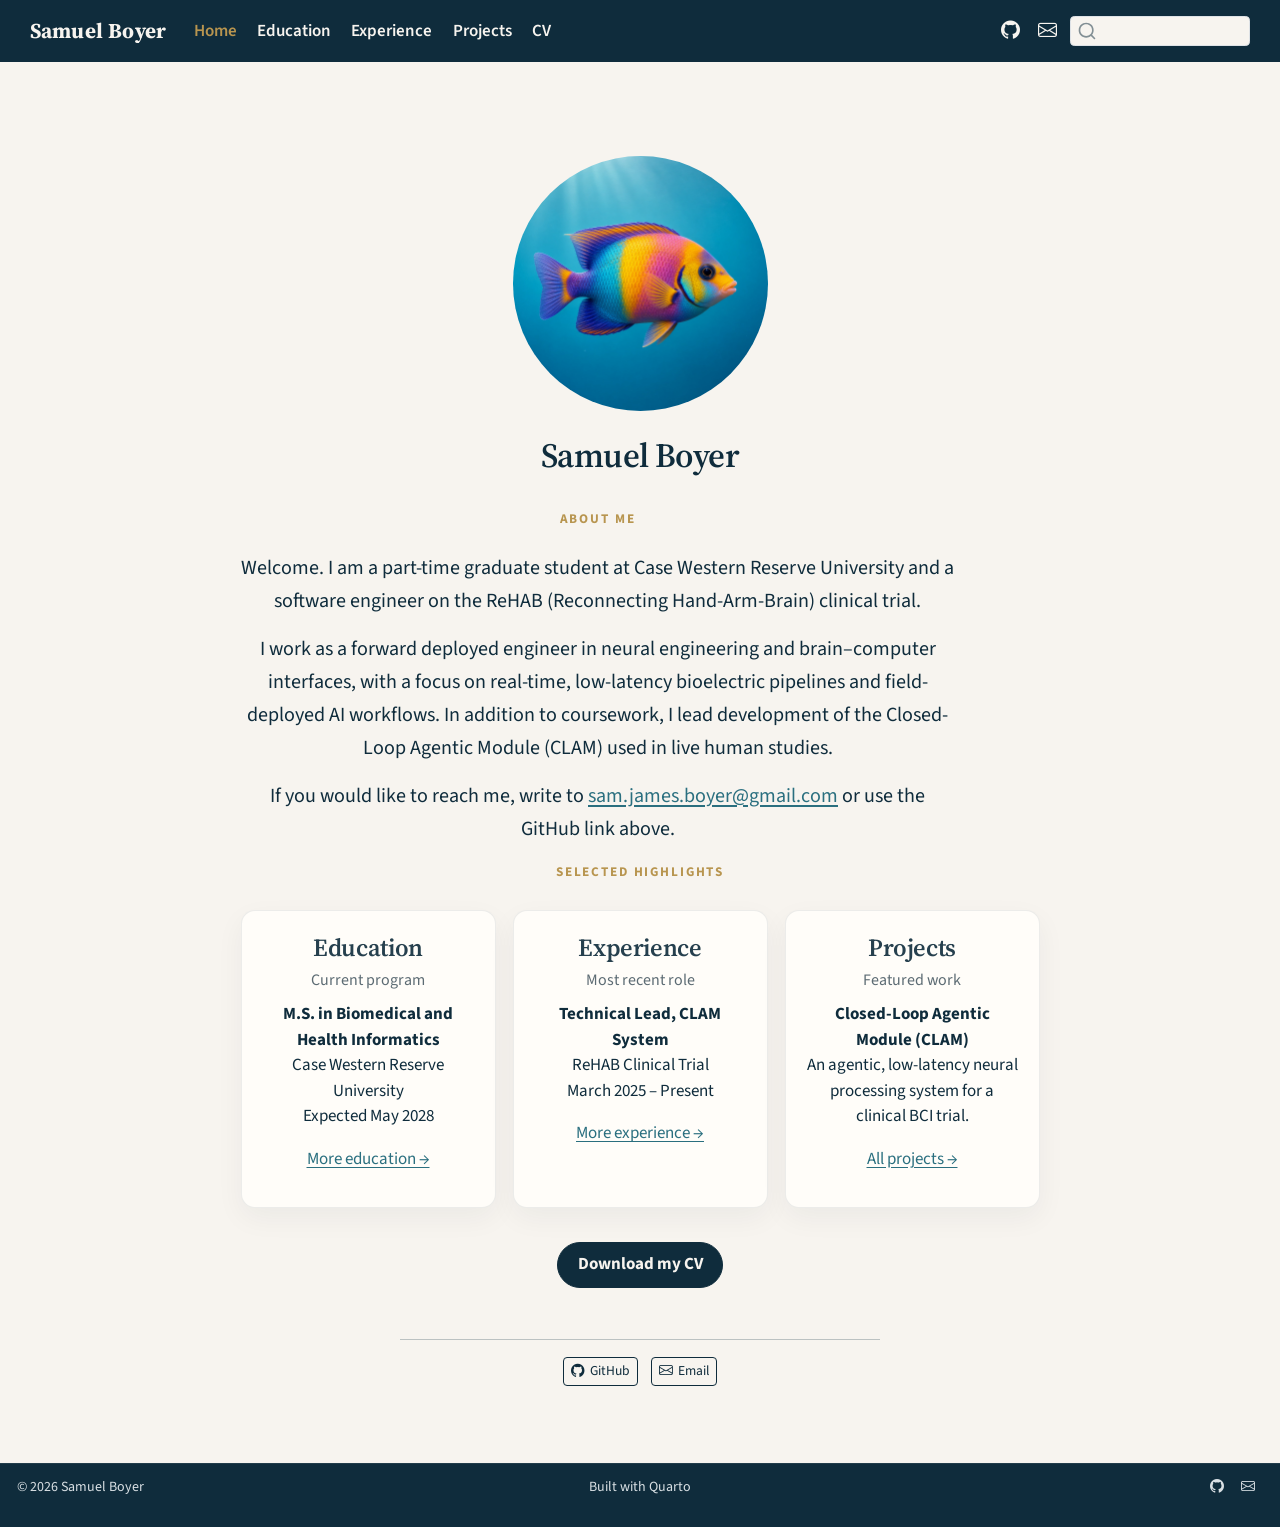
<file: docs/index.html>
<!DOCTYPE html>
<html xmlns="http://www.w3.org/1999/xhtml" lang="en" xml:lang="en"><head>

<meta charset="utf-8">
<meta name="generator" content="quarto-1.10.18">

<meta name="viewport" content="width=device-width, initial-scale=1.0, user-scalable=yes">


<title>Samuel Boyer</title>
<style>
/* Default styles provided by pandoc.
** See https://pandoc.org/MANUAL.html#variables-for-html for config info.
*/
span.smallcaps{font-variant: small-caps;}
div.columns{display: flex; gap: 1.5em;}
div.column{flex: auto;}
@media screen {
div.columns{gap: min(4vw, 1.5em);}
div.column{overflow-x: auto;}
}
div.hanging-indent{margin-left: 1.5em; text-indent: -1.5em;}
ul.task-list{list-style: none;}
ul.task-list li input[type="checkbox"] {
  width: 0.8em;
  margin: 0 0.8em 0.2em -1em; /* quarto-specific, see https://github.com/quarto-dev/quarto-cli/issues/4556 */ 
  vertical-align: middle;
}
</style>


<script src="site_libs/quarto-nav/quarto-nav.js"></script>
<script src="site_libs/clipboard/clipboard.min.js"></script>
<script src="site_libs/quarto-search/autocomplete.umd.js"></script>
<script src="site_libs/quarto-search/fuse.min.js"></script>
<script src="site_libs/quarto-search/quarto-search.js"></script>
<meta name="quarto:offset" content="./">
<link href="./assets/favicon.png" rel="icon" type="image/png">
<script src="site_libs/quarto-html/quarto.js" type="module"></script>
<script src="site_libs/quarto-html/tabsets/tabsets.js" type="module"></script>
<script src="site_libs/quarto-html/popper.min.js"></script>
<script src="site_libs/quarto-html/tippy.umd.min.js"></script>
<link href="site_libs/quarto-html/tippy.css" rel="stylesheet">
<link href="site_libs/quarto-html/quarto-syntax-highlighting-64a204ab8560d761af7679ceaba22944.css" rel="stylesheet" id="quarto-text-highlighting-styles">
<script src="site_libs/bootstrap/bootstrap.min.js"></script>
<link href="site_libs/bootstrap/bootstrap-icons.css" rel="stylesheet">
<link href="site_libs/bootstrap/bootstrap-e770499ae281923d0e1f751b6629d82a.min.css" rel="stylesheet" append-hash="true" id="quarto-bootstrap" data-mode="light">
<script id="quarto-search-options" type="application/json">{
  "location": "navbar",
  "copy-button": false,
  "collapse-after": 3,
  "panel-placement": "end",
  "type": "textbox",
  "limit": 50,
  "keyboard-shortcut": [
    "f",
    "/",
    "s"
  ],
  "language": {
    "search-no-results-text": "No results",
    "search-matching-documents-text": "matching documents",
    "search-copy-link-title": "Copy link to search",
    "search-hide-matches-text": "Hide additional matches",
    "search-more-match-text": "more match in this document",
    "search-more-matches-text": "more matches in this document",
    "search-clear-button-title": "Clear",
    "search-text-placeholder": "",
    "search-detached-cancel-button-title": "Cancel",
    "search-submit-button-title": "Submit",
    "search-label": "Search"
  }
}</script>
<style>html{ scroll-behavior: smooth; }</style>
<link rel="preconnect" href="https://fonts.googleapis.com">
<link rel="preconnect" href="https://fonts.gstatic.com" crossorigin="">
<link href="https://fonts.googleapis.com/css2?family=Source+Sans+3:ital,wght@0,400;0,600;0,700;1,400&amp;family=Source+Serif+4:opsz,wght@8..60,600;8..60,700&amp;display=swap" rel="stylesheet">
<style>.btn.btn-cv,.btn-cv{color:#f7f4ef!important}</style>


<link rel="stylesheet" href="extra.css">
</head>

<body class="nav-fixed fullcontent quarto-light">

<div id="quarto-search-results"></div>
  <header id="quarto-header" class="headroom fixed-top">
    <nav class="navbar navbar-expand-lg " data-bs-theme="dark">
      <div class="navbar-container container-fluid">
      <div class="navbar-brand-container mx-auto">
    <a class="navbar-brand" href="./index.html">
    <span class="navbar-title">Samuel Boyer</span>
    </a>
  </div>
            <div id="quarto-search" class="" title="Search"></div>
          <button class="navbar-toggler" type="button" data-bs-toggle="collapse" data-bs-target="#navbarCollapse" aria-controls="navbarCollapse" role="menu" aria-expanded="false" aria-label="Toggle navigation" onclick="if (window.quartoToggleHeadroom) { window.quartoToggleHeadroom(); }">
  <span class="navbar-toggler-icon"></span>
</button>
          <div class="collapse navbar-collapse" id="navbarCollapse">
            <ul class="navbar-nav navbar-nav-scroll me-auto">
  <li class="nav-item">
    <a class="nav-link active" href="./index.html" aria-current="page"> 
<span class="menu-text">Home</span></a>
  </li>  
  <li class="nav-item">
    <a class="nav-link" href="./education.html"> 
<span class="menu-text">Education</span></a>
  </li>  
  <li class="nav-item">
    <a class="nav-link" href="./experience.html"> 
<span class="menu-text">Experience</span></a>
  </li>  
  <li class="nav-item">
    <a class="nav-link" href="./projects/index.html"> 
<span class="menu-text">Projects</span></a>
  </li>  
  <li class="nav-item">
    <a class="nav-link" href="./cv.html"> 
<span class="menu-text">CV</span></a>
  </li>  
</ul>
            <ul class="navbar-nav navbar-nav-scroll ms-auto">
  <li class="nav-item compact">
    <a class="nav-link" href="https://github.com/SamJBoyer"> <i class="bi bi-github" role="img" aria-label="GitHub">
</i> 
<span class="menu-text"></span></a>
  </li>  
  <li class="nav-item compact">
    <a class="nav-link" href="mailto:sam.james.boyer@gmail.com"> <i class="bi bi-envelope" role="img" aria-label="Email">
</i> 
<span class="menu-text"></span></a>
  </li>  
</ul>
          </div> <!-- /navcollapse -->
            <div class="quarto-navbar-tools">
</div>
      </div> <!-- /container-fluid -->
    </nav>
</header>
<!-- content -->
<div id="quarto-content" class="quarto-container page-columns page-rows-contents page-layout-article page-navbar">
<!-- sidebar -->
<!-- margin-sidebar -->
    
<!-- main -->
<div class="quarto-about-jolla">
  <img src="assets/fish-profile.png" alt="Colorful tropical fish" class="about-image
  round " style="height: 15em; width: 15em;">
 <header id="title-block-header" class="quarto-title-block default">
<div class="quarto-title">
<h1 class="title">Samuel Boyer</h1>
</div>
<div class="quarto-title-meta">
  </div>
</header><main class="content" id="quarto-document-content">
<div class="welcome-lead">
<p><span class="section-kicker">About me</span></p>
<p>Welcome. I am a part-time graduate student at Case Western Reserve University and a software engineer on the ReHAB (Reconnecting Hand-Arm-Brain) clinical trial.</p>
<p>I work as a forward deployed engineer in neural engineering and brain–computer interfaces, with a focus on real-time, low-latency bioelectric pipelines and field-deployed AI workflows. In addition to coursework, I lead development of the Closed-Loop Agentic Module (CLAM) used in live human studies.</p>
<p>If you would like to reach me, write to <a href="mailto:sam.james.boyer@gmail.com">sam.james.boyer@gmail.com</a> or use the GitHub link above.</p>
</div>
<p><span class="section-kicker">Selected highlights</span></p>
<div class="home-grid">
<section id="education" class="level3 info-card">
<h3 data-anchor-id="education">Education</h3>
<div class="meta">
Current program
</div>
<p><strong>M.S. in Biomedical and Health Informatics</strong><br>Case Western Reserve University<br>Expected May 2028</p>
<p><a href="./education.html">More education →</a></p>
</section>
<section id="experience" class="level3 info-card">
<h3 data-anchor-id="experience">Experience</h3>
<div class="meta">
Most recent role
</div>
<p><strong>Technical Lead, CLAM System</strong><br>ReHAB Clinical Trial<br>March 2025 – Present</p>
<p><a href="./experience.html">More experience →</a></p>
</section>
<section id="projects" class="level3 info-card">
<h3 data-anchor-id="projects">Projects</h3>
<div class="meta">
Featured work
</div>
<p><strong>Closed-Loop Agentic Module (CLAM)</strong><br>An agentic, low-latency neural processing system for a clinical BCI trial.</p>
<p><a href="./projects/index.html">All projects →</a></p>
</section>
</div>
<p><a href="assets/SJB_CV_AI-SAFE.pdf" class="btn btn-cv">Download my CV</a></p>


</main> 
  <hr class="about-sep">
   <div class="about-links">
  <a href="https://github.com/SamJBoyer" class="about-link" rel="" target="">
    <i class="bi bi-github"></i>
     <span class="about-link-text">GitHub</span>
  </a>
  <a href="mailto:sam.james.boyer@gmail.com" class="about-link" rel="" target="">
    <i class="bi bi-envelope"></i>
     <span class="about-link-text">Email</span>
  </a>
</div>
</div>
 <!-- /main -->
<script id="quarto-html-after-body" type="application/javascript">
  window.document.addEventListener("DOMContentLoaded", function (event) {
    const isCodeAnnotation = (el) => {
      for (const clz of el.classList) {
        if (clz.startsWith('code-annotation-')) {                     
          return true;
        }
      }
      return false;
    }
    const onCopySuccess = function(e) {
      // button target
      const button = e.trigger;
      // don't keep focus
      button.blur();
      // flash "checked"
      button.classList.add('code-copy-button-checked');
      var currentTitle = button.getAttribute("title");
      button.setAttribute("title", "Copied!");
      let tooltip;
      if (window.bootstrap) {
        button.setAttribute("data-bs-toggle", "tooltip");
        button.setAttribute("data-bs-placement", "left");
        button.setAttribute("data-bs-title", "Copied!");
        tooltip = new bootstrap.Tooltip(button, 
          { trigger: "manual", 
            customClass: "code-copy-button-tooltip",
            offset: [0, -8]});
        tooltip.show();    
      }
      setTimeout(function() {
        if (tooltip) {
          tooltip.hide();
          button.removeAttribute("data-bs-title");
          button.removeAttribute("data-bs-toggle");
          button.removeAttribute("data-bs-placement");
        }
        button.setAttribute("title", currentTitle);
        button.classList.remove('code-copy-button-checked');
      }, 1000);
      // clear code selection
      e.clearSelection();
    }
    const getTextToCopy = function(trigger) {
      const outerScaffold = trigger.parentElement.cloneNode(true);
      const codeEl = outerScaffold.querySelector('code');
      for (const childEl of codeEl.children) {
        if (isCodeAnnotation(childEl)) {
          childEl.remove();
        }
      }
      return codeEl.innerText;
    }
    const clipboard = new window.ClipboardJS('.code-copy-button:not([data-in-quarto-modal])', {
      text: getTextToCopy
    });
    clipboard.on('success', onCopySuccess);
    if (window.document.getElementById('quarto-embedded-source-code-modal')) {
      const clipboardModal = new window.ClipboardJS('.code-copy-button[data-in-quarto-modal]', {
        text: getTextToCopy,
        container: window.document.getElementById('quarto-embedded-source-code-modal')
      });
      clipboardModal.on('success', onCopySuccess);
    }
      var localhostRegex = new RegExp(/^(?:http|https):\/\/localhost\:?[0-9]*\//);
      var mailtoRegex = new RegExp(/^mailto:/);
        var filterRegex = new RegExp("https:\/\/samjboyer\.github\.io\/MyWebsite");
      var isInternal = (href) => {
          return filterRegex.test(href) || localhostRegex.test(href) || mailtoRegex.test(href);
      }
      // Inspect non-navigation links and adorn them if external
     var links = window.document.querySelectorAll('a[href]:not(.nav-link):not(.navbar-brand):not(.toc-action):not(.sidebar-link):not(.sidebar-item-toggle):not(.pagination-link):not(.no-external):not([aria-hidden]):not(.dropdown-item):not(.quarto-navigation-tool):not(.about-link)');
      for (var i=0; i<links.length; i++) {
        const link = links[i];
        if (!isInternal(link.href)) {
          // undo the damage that might have been done by quarto-nav.js in the case of
          // links that we want to consider external
          if (link.dataset.originalHref !== undefined) {
            link.href = link.dataset.originalHref;
          }
        }
      }
    function tippyHover(el, contentFn, onTriggerFn, onUntriggerFn) {
      const config = {
        allowHTML: true,
        maxWidth: 500,
        delay: 100,
        arrow: false,
        appendTo: function(el) {
            return el.parentElement;
        },
        interactive: true,
        interactiveBorder: 10,
        theme: 'quarto',
        placement: 'bottom-start',
      };
      if (contentFn) {
        config.content = contentFn;
      }
      if (onTriggerFn) {
        config.onTrigger = onTriggerFn;
      }
      if (onUntriggerFn) {
        config.onUntrigger = onUntriggerFn;
      }
      window.tippy(el, config); 
    }
    const noterefs = window.document.querySelectorAll('a[role="doc-noteref"]');
    for (var i=0; i<noterefs.length; i++) {
      const ref = noterefs[i];
      tippyHover(ref, function() {
        // use id or data attribute instead here
        let href = ref.getAttribute('data-footnote-href') || ref.getAttribute('href');
        try { href = new URL(href).hash; } catch {}
        const id = href.replace(/^#\/?/, "");
        const note = window.document.getElementById(id);
        if (note) {
          return note.innerHTML;
        } else {
          return "";
        }
      });
    }
    const xrefs = window.document.querySelectorAll('a.quarto-xref');
    const processXRef = (id, note) => {
      // Strip column container classes
      const stripColumnClz = (el) => {
        el.classList.remove("page-full", "page-columns");
        if (el.children) {
          for (const child of el.children) {
            stripColumnClz(child);
          }
        }
      }
      stripColumnClz(note)
      if (id === null || id.startsWith('sec-')) {
        // Special case sections, only their first couple elements
        const container = document.createElement("div");
        if (note.children && note.children.length > 2) {
          container.appendChild(note.children[0].cloneNode(true));
          for (let i = 1; i < note.children.length; i++) {
            const child = note.children[i];
            if (child.tagName === "P" && child.innerText === "") {
              continue;
            } else {
              container.appendChild(child.cloneNode(true));
              break;
            }
          }
          if (window.Quarto?.typesetMath) {
            window.Quarto.typesetMath(container);
          }
          return container.innerHTML
        } else {
          if (window.Quarto?.typesetMath) {
            window.Quarto.typesetMath(note);
          }
          return note.innerHTML;
        }
      } else {
        // Remove any anchor links if they are present
        const anchorLink = note.querySelector('a.anchorjs-link');
        if (anchorLink) {
          anchorLink.remove();
        }
        if (window.Quarto?.typesetMath) {
          window.Quarto.typesetMath(note);
        }
        if (note.classList.contains("callout")) {
          return note.outerHTML;
        } else {
          return note.innerHTML;
        }
      }
    }
    for (var i=0; i<xrefs.length; i++) {
      const xref = xrefs[i];
      tippyHover(xref, undefined, function(instance) {
        instance.disable();
        let url = xref.getAttribute('href');
        let hash = undefined; 
        if (url.startsWith('#')) {
          hash = url;
        } else {
          try { hash = new URL(url).hash; } catch {}
        }
        if (hash) {
          const id = hash.replace(/^#\/?/, "");
          const note = window.document.getElementById(id);
          if (note !== null) {
            try {
              const html = processXRef(id, note.cloneNode(true));
              instance.setContent(html);
            } finally {
              instance.enable();
              instance.show();
            }
          } else {
            // See if we can fetch this
            fetch(url.split('#')[0])
            .then(res => res.text())
            .then(html => {
              const parser = new DOMParser();
              const htmlDoc = parser.parseFromString(html, "text/html");
              const note = htmlDoc.getElementById(id);
              if (note !== null) {
                const html = processXRef(id, note);
                instance.setContent(html);
              } 
            }).finally(() => {
              instance.enable();
              instance.show();
            });
          }
        } else {
          // See if we can fetch a full url (with no hash to target)
          // This is a special case and we should probably do some content thinning / targeting
          fetch(url)
          .then(res => res.text())
          .then(html => {
            const parser = new DOMParser();
            const htmlDoc = parser.parseFromString(html, "text/html");
            const note = htmlDoc.querySelector('main.content');
            if (note !== null) {
              // This should only happen for chapter cross references
              // (since there is no id in the URL)
              // remove the first header
              if (note.children.length > 0 && note.children[0].tagName === "HEADER") {
                note.children[0].remove();
              }
              const html = processXRef(null, note);
              instance.setContent(html);
            } 
          }).finally(() => {
            instance.enable();
            instance.show();
          });
        }
      }, function(instance) {
      });
    }
        let selectedAnnoteEl;
        const selectorForAnnotation = ( cell, annotation) => {
          let cellAttr = 'data-code-cell="' + cell + '"';
          let lineAttr = 'data-code-annotation="' +  annotation + '"';
          const selector = 'span[' + cellAttr + '][' + lineAttr + ']';
          return selector;
        }
        const selectCodeLines = (annoteEl) => {
          const doc = window.document;
          const targetCell = annoteEl.getAttribute("data-target-cell");
          const targetAnnotation = annoteEl.getAttribute("data-target-annotation");
          const annoteSpan = window.document.querySelector(selectorForAnnotation(targetCell, targetAnnotation));
          const lines = annoteSpan.getAttribute("data-code-lines").split(",");
          const lineIds = lines.map((line) => {
            return targetCell + "-" + line;
          })
          let top = null;
          let height = null;
          let parent = null;
          if (lineIds.length > 0) {
              //compute the position of the single el (top and bottom and make a div)
              const el = window.document.getElementById(lineIds[0]);
              top = el.offsetTop;
              height = el.offsetHeight;
              parent = el.parentElement.parentElement;
            if (lineIds.length > 1) {
              const lastEl = window.document.getElementById(lineIds[lineIds.length - 1]);
              const bottom = lastEl.offsetTop + lastEl.offsetHeight;
              height = bottom - top;
            }
            if (top !== null && height !== null && parent !== null) {
              // cook up a div (if necessary) and position it 
              let div = window.document.getElementById("code-annotation-line-highlight");
              if (div === null) {
                div = window.document.createElement("div");
                div.setAttribute("id", "code-annotation-line-highlight");
                div.style.position = 'absolute';
                parent.appendChild(div);
              }
              div.style.top = top - 2 + "px";
              div.style.height = height + 4 + "px";
              div.style.left = 0;
              let gutterDiv = window.document.getElementById("code-annotation-line-highlight-gutter");
              if (gutterDiv === null) {
                gutterDiv = window.document.createElement("div");
                gutterDiv.setAttribute("id", "code-annotation-line-highlight-gutter");
                gutterDiv.style.position = 'absolute';
                const codeCell = window.document.getElementById(targetCell);
                const gutter = codeCell.querySelector('.code-annotation-gutter');
                gutter.appendChild(gutterDiv);
              }
              gutterDiv.style.top = top - 2 + "px";
              gutterDiv.style.height = height + 4 + "px";
            }
            selectedAnnoteEl = annoteEl;
          }
        };
        const unselectCodeLines = () => {
          const elementsIds = ["code-annotation-line-highlight", "code-annotation-line-highlight-gutter"];
          elementsIds.forEach((elId) => {
            const div = window.document.getElementById(elId);
            if (div) {
              div.remove();
            }
          });
          selectedAnnoteEl = undefined;
        };
          // Handle positioning of the toggle
      window.addEventListener(
        "resize",
        throttle(() => {
          elRect = undefined;
          if (selectedAnnoteEl) {
            selectCodeLines(selectedAnnoteEl);
          }
        }, 10)
      );
      function throttle(fn, ms) {
      let throttle = false;
      let timer;
        return (...args) => {
          if(!throttle) { // first call gets through
              fn.apply(this, args);
              throttle = true;
          } else { // all the others get throttled
              if(timer) clearTimeout(timer); // cancel #2
              timer = setTimeout(() => {
                fn.apply(this, args);
                timer = throttle = false;
              }, ms);
          }
        };
      }
        // Attach click handler to the DT
        const annoteDls = window.document.querySelectorAll('dt[data-target-cell]');
        for (const annoteDlNode of annoteDls) {
          annoteDlNode.addEventListener('click', (event) => {
            const clickedEl = event.target;
            if (clickedEl !== selectedAnnoteEl) {
              unselectCodeLines();
              const activeEl = window.document.querySelector('dt[data-target-cell].code-annotation-active');
              if (activeEl) {
                activeEl.classList.remove('code-annotation-active');
              }
              selectCodeLines(clickedEl);
              clickedEl.classList.add('code-annotation-active');
            } else {
              // Unselect the line
              unselectCodeLines();
              clickedEl.classList.remove('code-annotation-active');
            }
          });
        }
    const findCites = (el) => {
      const parentEl = el.parentElement;
      if (parentEl) {
        const cites = parentEl.dataset.cites;
        if (cites) {
          return {
            el,
            cites: cites.split(' ')
          };
        } else {
          return findCites(el.parentElement)
        }
      } else {
        return undefined;
      }
    };
    var bibliorefs = window.document.querySelectorAll('a[role="doc-biblioref"]');
    for (var i=0; i<bibliorefs.length; i++) {
      const ref = bibliorefs[i];
      const citeInfo = findCites(ref);
      if (citeInfo) {
        tippyHover(citeInfo.el, function() {
          var popup = window.document.createElement('div');
          citeInfo.cites.forEach(function(cite) {
            var citeDiv = window.document.createElement('div');
            citeDiv.classList.add('hanging-indent');
            citeDiv.classList.add('csl-entry');
            var biblioDiv = window.document.getElementById('ref-' + cite);
            if (biblioDiv) {
              citeDiv.innerHTML = biblioDiv.innerHTML;
            }
            popup.appendChild(citeDiv);
          });
          return popup.innerHTML;
        });
      }
    }
  });
  </script>
</div> <!-- /content -->
<footer class="footer">
  <div class="nav-footer">
    <div class="nav-footer-left">
<p>© 2026 Samuel Boyer</p>
</div>   
    <div class="nav-footer-center">
<p>Built with Quarto</p>
</div>
    <div class="nav-footer-right">
      <ul class="footer-items list-unstyled">
    <li class="nav-item compact">
    <a class="nav-link" href="https://github.com/SamJBoyer">
      <i class="bi bi-github" role="img" aria-label="GitHub">
</i> 
    </a>
  </li>  
    <li class="nav-item compact">
    <a class="nav-link" href="mailto:sam.james.boyer@gmail.com">
      <i class="bi bi-envelope" role="img" aria-label="Email">
</i> 
    </a>
  </li>  
</ul>
    </div>
  </div>
</footer>




<script src="site_libs/quarto-html/zenscroll-min.js"></script>
</body></html>
</file>
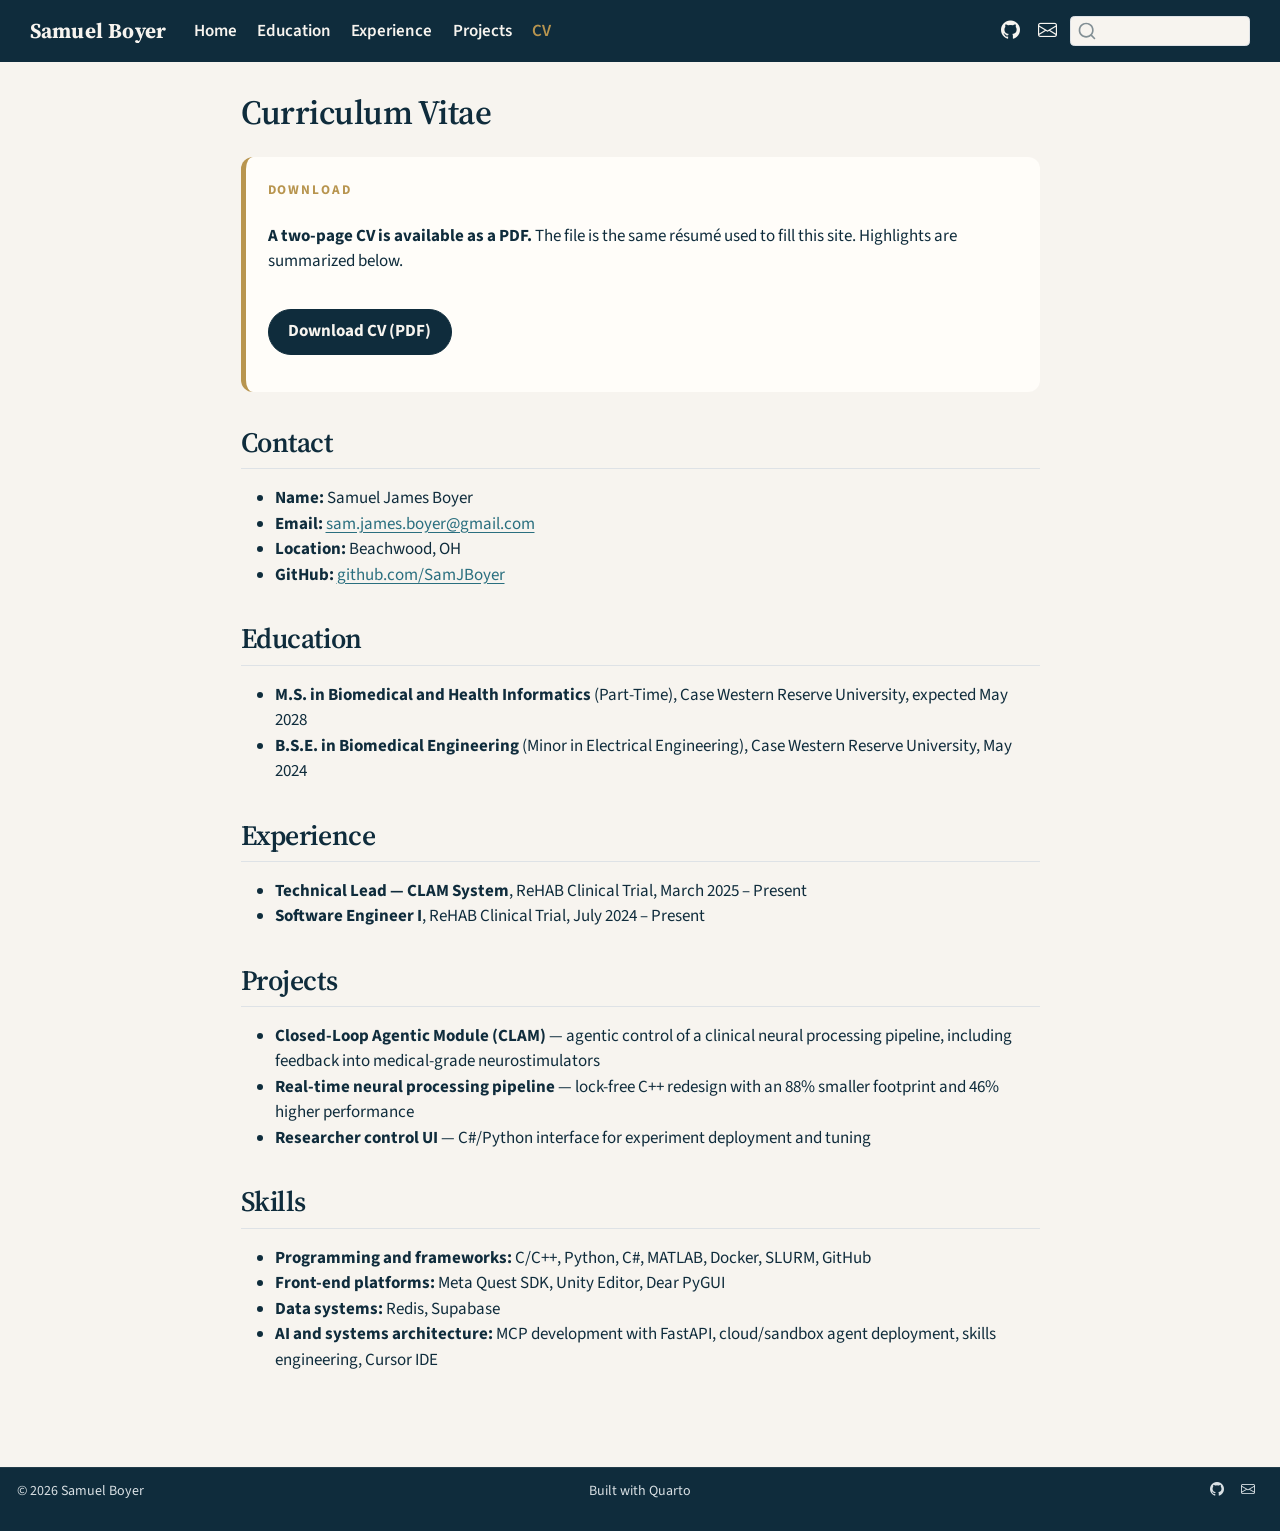
<file: docs/cv.html>
<!DOCTYPE html>
<html xmlns="http://www.w3.org/1999/xhtml" lang="en" xml:lang="en"><head>

<meta charset="utf-8">
<meta name="generator" content="quarto-1.10.18">

<meta name="viewport" content="width=device-width, initial-scale=1.0, user-scalable=yes">


<title>Curriculum Vitae – Samuel Boyer</title>
<style>
/* Default styles provided by pandoc.
** See https://pandoc.org/MANUAL.html#variables-for-html for config info.
*/
span.smallcaps{font-variant: small-caps;}
div.columns{display: flex; gap: 1.5em;}
div.column{flex: auto;}
@media screen {
div.columns{gap: min(4vw, 1.5em);}
div.column{overflow-x: auto;}
}
div.hanging-indent{margin-left: 1.5em; text-indent: -1.5em;}
ul.task-list{list-style: none;}
ul.task-list li input[type="checkbox"] {
  width: 0.8em;
  margin: 0 0.8em 0.2em -1em; /* quarto-specific, see https://github.com/quarto-dev/quarto-cli/issues/4556 */ 
  vertical-align: middle;
}
</style>


<script src="site_libs/quarto-nav/quarto-nav.js"></script>
<script src="site_libs/clipboard/clipboard.min.js"></script>
<script src="site_libs/quarto-search/autocomplete.umd.js"></script>
<script src="site_libs/quarto-search/fuse.min.js"></script>
<script src="site_libs/quarto-search/quarto-search.js"></script>
<meta name="quarto:offset" content="./">
<link href="./assets/favicon.png" rel="icon" type="image/png">
<script src="site_libs/quarto-html/quarto.js" type="module"></script>
<script src="site_libs/quarto-html/tabsets/tabsets.js" type="module"></script>
<script src="site_libs/quarto-html/popper.min.js"></script>
<script src="site_libs/quarto-html/tippy.umd.min.js"></script>
<script src="site_libs/quarto-html/anchor.min.js"></script>
<link href="site_libs/quarto-html/tippy.css" rel="stylesheet">
<link href="site_libs/quarto-html/quarto-syntax-highlighting-64a204ab8560d761af7679ceaba22944.css" rel="stylesheet" id="quarto-text-highlighting-styles">
<script src="site_libs/bootstrap/bootstrap.min.js"></script>
<link href="site_libs/bootstrap/bootstrap-icons.css" rel="stylesheet">
<link href="site_libs/bootstrap/bootstrap-e770499ae281923d0e1f751b6629d82a.min.css" rel="stylesheet" append-hash="true" id="quarto-bootstrap" data-mode="light">
<script id="quarto-search-options" type="application/json">{
  "location": "navbar",
  "copy-button": false,
  "collapse-after": 3,
  "panel-placement": "end",
  "type": "textbox",
  "limit": 50,
  "keyboard-shortcut": [
    "f",
    "/",
    "s"
  ],
  "language": {
    "search-no-results-text": "No results",
    "search-matching-documents-text": "matching documents",
    "search-copy-link-title": "Copy link to search",
    "search-hide-matches-text": "Hide additional matches",
    "search-more-match-text": "more match in this document",
    "search-more-matches-text": "more matches in this document",
    "search-clear-button-title": "Clear",
    "search-text-placeholder": "",
    "search-detached-cancel-button-title": "Cancel",
    "search-submit-button-title": "Submit",
    "search-label": "Search"
  }
}</script>
<style>html{ scroll-behavior: smooth; }</style>
<link rel="preconnect" href="https://fonts.googleapis.com">
<link rel="preconnect" href="https://fonts.gstatic.com" crossorigin="">
<link href="https://fonts.googleapis.com/css2?family=Source+Sans+3:ital,wght@0,400;0,600;0,700;1,400&amp;family=Source+Serif+4:opsz,wght@8..60,600;8..60,700&amp;display=swap" rel="stylesheet">
<style>.btn.btn-cv,.btn-cv{color:#f7f4ef!important}</style>


<link rel="stylesheet" href="extra.css">
</head>

<body class="nav-fixed fullcontent quarto-light">

<div id="quarto-search-results"></div>
  <header id="quarto-header" class="headroom fixed-top">
    <nav class="navbar navbar-expand-lg " data-bs-theme="dark">
      <div class="navbar-container container-fluid">
      <div class="navbar-brand-container mx-auto">
    <a class="navbar-brand" href="./index.html">
    <span class="navbar-title">Samuel Boyer</span>
    </a>
  </div>
            <div id="quarto-search" class="" title="Search"></div>
          <button class="navbar-toggler" type="button" data-bs-toggle="collapse" data-bs-target="#navbarCollapse" aria-controls="navbarCollapse" role="menu" aria-expanded="false" aria-label="Toggle navigation" onclick="if (window.quartoToggleHeadroom) { window.quartoToggleHeadroom(); }">
  <span class="navbar-toggler-icon"></span>
</button>
          <div class="collapse navbar-collapse" id="navbarCollapse">
            <ul class="navbar-nav navbar-nav-scroll me-auto">
  <li class="nav-item">
    <a class="nav-link" href="./index.html"> 
<span class="menu-text">Home</span></a>
  </li>  
  <li class="nav-item">
    <a class="nav-link" href="./education.html"> 
<span class="menu-text">Education</span></a>
  </li>  
  <li class="nav-item">
    <a class="nav-link" href="./experience.html"> 
<span class="menu-text">Experience</span></a>
  </li>  
  <li class="nav-item">
    <a class="nav-link" href="./projects/index.html"> 
<span class="menu-text">Projects</span></a>
  </li>  
  <li class="nav-item">
    <a class="nav-link active" href="./cv.html" aria-current="page"> 
<span class="menu-text">CV</span></a>
  </li>  
</ul>
            <ul class="navbar-nav navbar-nav-scroll ms-auto">
  <li class="nav-item compact">
    <a class="nav-link" href="https://github.com/SamJBoyer"> <i class="bi bi-github" role="img" aria-label="GitHub">
</i> 
<span class="menu-text"></span></a>
  </li>  
  <li class="nav-item compact">
    <a class="nav-link" href="mailto:sam.james.boyer@gmail.com"> <i class="bi bi-envelope" role="img" aria-label="Email">
</i> 
<span class="menu-text"></span></a>
  </li>  
</ul>
          </div> <!-- /navcollapse -->
            <div class="quarto-navbar-tools">
</div>
      </div> <!-- /container-fluid -->
    </nav>
</header>
<!-- content -->
<div id="quarto-content" class="quarto-container page-columns page-rows-contents page-layout-article page-navbar">
<!-- sidebar -->
<!-- margin-sidebar -->
    
<!-- main -->
<main class="content" id="quarto-document-content">

<header id="title-block-header" class="quarto-title-block default">
<div class="quarto-title">
<h1 class="title">Curriculum Vitae</h1>
</div>



<div class="quarto-title-meta">

    
  
    
  </div>
  


</header>


<div class="cv-panel">
<div>
<p><span class="section-kicker">Download</span></p>
<p><strong>A two-page CV is available as a PDF.</strong> The file is the same résumé used to fill this site. Highlights are summarized below.</p>
</div>
<p><a href="assets/SJB_CV_AI-SAFE.pdf" class="btn btn-cv">Download CV (PDF)</a></p>
</div>
<section id="contact" class="level2">
<h2 class="anchored" data-anchor-id="contact">Contact</h2>
<ul>
<li><strong>Name:</strong> Samuel James Boyer</li>
<li><strong>Email:</strong> <a href="mailto:sam.james.boyer@gmail.com">sam.james.boyer@gmail.com</a></li>
<li><strong>Location:</strong> Beachwood, OH</li>
<li><strong>GitHub:</strong> <a href="https://github.com/SamJBoyer">github.com/SamJBoyer</a></li>
</ul>
</section>
<section id="education" class="level2">
<h2 class="anchored" data-anchor-id="education">Education</h2>
<ul>
<li><strong>M.S. in Biomedical and Health Informatics</strong> (Part-Time), Case Western Reserve University, expected May 2028</li>
<li><strong>B.S.E. in Biomedical Engineering</strong> (Minor in Electrical Engineering), Case Western Reserve University, May 2024</li>
</ul>
</section>
<section id="experience" class="level2">
<h2 class="anchored" data-anchor-id="experience">Experience</h2>
<ul>
<li><strong>Technical Lead — CLAM System</strong>, ReHAB Clinical Trial, March 2025 – Present</li>
<li><strong>Software Engineer I</strong>, ReHAB Clinical Trial, July 2024 – Present</li>
</ul>
</section>
<section id="projects" class="level2">
<h2 class="anchored" data-anchor-id="projects">Projects</h2>
<ul>
<li><strong>Closed-Loop Agentic Module (CLAM)</strong> — agentic control of a clinical neural processing pipeline, including feedback into medical-grade neurostimulators</li>
<li><strong>Real-time neural processing pipeline</strong> — lock-free C++ redesign with an 88% smaller footprint and 46% higher performance</li>
<li><strong>Researcher control UI</strong> — C#/Python interface for experiment deployment and tuning</li>
</ul>
</section>
<section id="skills" class="level2">
<h2 class="anchored" data-anchor-id="skills">Skills</h2>
<ul>
<li><strong>Programming and frameworks:</strong> C/C++, Python, C#, MATLAB, Docker, SLURM, GitHub</li>
<li><strong>Front-end platforms:</strong> Meta Quest SDK, Unity Editor, Dear PyGUI</li>
<li><strong>Data systems:</strong> Redis, Supabase</li>
<li><strong>AI and systems architecture:</strong> MCP development with FastAPI, cloud/sandbox agent deployment, skills engineering, Cursor IDE</li>
</ul>


</section>

</main> <!-- /main -->
<script id="quarto-html-after-body" type="application/javascript">
  window.document.addEventListener("DOMContentLoaded", function (event) {
    const icon = "";
    const anchorJS = new window.AnchorJS();
    anchorJS.options = {
      placement: 'right',
      icon: icon
    };
    anchorJS.add('.anchored');
    const isCodeAnnotation = (el) => {
      for (const clz of el.classList) {
        if (clz.startsWith('code-annotation-')) {                     
          return true;
        }
      }
      return false;
    }
    const onCopySuccess = function(e) {
      // button target
      const button = e.trigger;
      // don't keep focus
      button.blur();
      // flash "checked"
      button.classList.add('code-copy-button-checked');
      var currentTitle = button.getAttribute("title");
      button.setAttribute("title", "Copied!");
      let tooltip;
      if (window.bootstrap) {
        button.setAttribute("data-bs-toggle", "tooltip");
        button.setAttribute("data-bs-placement", "left");
        button.setAttribute("data-bs-title", "Copied!");
        tooltip = new bootstrap.Tooltip(button, 
          { trigger: "manual", 
            customClass: "code-copy-button-tooltip",
            offset: [0, -8]});
        tooltip.show();    
      }
      setTimeout(function() {
        if (tooltip) {
          tooltip.hide();
          button.removeAttribute("data-bs-title");
          button.removeAttribute("data-bs-toggle");
          button.removeAttribute("data-bs-placement");
        }
        button.setAttribute("title", currentTitle);
        button.classList.remove('code-copy-button-checked');
      }, 1000);
      // clear code selection
      e.clearSelection();
    }
    const getTextToCopy = function(trigger) {
      const outerScaffold = trigger.parentElement.cloneNode(true);
      const codeEl = outerScaffold.querySelector('code');
      for (const childEl of codeEl.children) {
        if (isCodeAnnotation(childEl)) {
          childEl.remove();
        }
      }
      return codeEl.innerText;
    }
    const clipboard = new window.ClipboardJS('.code-copy-button:not([data-in-quarto-modal])', {
      text: getTextToCopy
    });
    clipboard.on('success', onCopySuccess);
    if (window.document.getElementById('quarto-embedded-source-code-modal')) {
      const clipboardModal = new window.ClipboardJS('.code-copy-button[data-in-quarto-modal]', {
        text: getTextToCopy,
        container: window.document.getElementById('quarto-embedded-source-code-modal')
      });
      clipboardModal.on('success', onCopySuccess);
    }
      var localhostRegex = new RegExp(/^(?:http|https):\/\/localhost\:?[0-9]*\//);
      var mailtoRegex = new RegExp(/^mailto:/);
        var filterRegex = new RegExp("https:\/\/samjboyer\.github\.io\/MyWebsite");
      var isInternal = (href) => {
          return filterRegex.test(href) || localhostRegex.test(href) || mailtoRegex.test(href);
      }
      // Inspect non-navigation links and adorn them if external
     var links = window.document.querySelectorAll('a[href]:not(.nav-link):not(.navbar-brand):not(.toc-action):not(.sidebar-link):not(.sidebar-item-toggle):not(.pagination-link):not(.no-external):not([aria-hidden]):not(.dropdown-item):not(.quarto-navigation-tool):not(.about-link)');
      for (var i=0; i<links.length; i++) {
        const link = links[i];
        if (!isInternal(link.href)) {
          // undo the damage that might have been done by quarto-nav.js in the case of
          // links that we want to consider external
          if (link.dataset.originalHref !== undefined) {
            link.href = link.dataset.originalHref;
          }
        }
      }
    function tippyHover(el, contentFn, onTriggerFn, onUntriggerFn) {
      const config = {
        allowHTML: true,
        maxWidth: 500,
        delay: 100,
        arrow: false,
        appendTo: function(el) {
            return el.parentElement;
        },
        interactive: true,
        interactiveBorder: 10,
        theme: 'quarto',
        placement: 'bottom-start',
      };
      if (contentFn) {
        config.content = contentFn;
      }
      if (onTriggerFn) {
        config.onTrigger = onTriggerFn;
      }
      if (onUntriggerFn) {
        config.onUntrigger = onUntriggerFn;
      }
      window.tippy(el, config); 
    }
    const noterefs = window.document.querySelectorAll('a[role="doc-noteref"]');
    for (var i=0; i<noterefs.length; i++) {
      const ref = noterefs[i];
      tippyHover(ref, function() {
        // use id or data attribute instead here
        let href = ref.getAttribute('data-footnote-href') || ref.getAttribute('href');
        try { href = new URL(href).hash; } catch {}
        const id = href.replace(/^#\/?/, "");
        const note = window.document.getElementById(id);
        if (note) {
          return note.innerHTML;
        } else {
          return "";
        }
      });
    }
    const xrefs = window.document.querySelectorAll('a.quarto-xref');
    const processXRef = (id, note) => {
      // Strip column container classes
      const stripColumnClz = (el) => {
        el.classList.remove("page-full", "page-columns");
        if (el.children) {
          for (const child of el.children) {
            stripColumnClz(child);
          }
        }
      }
      stripColumnClz(note)
      if (id === null || id.startsWith('sec-')) {
        // Special case sections, only their first couple elements
        const container = document.createElement("div");
        if (note.children && note.children.length > 2) {
          container.appendChild(note.children[0].cloneNode(true));
          for (let i = 1; i < note.children.length; i++) {
            const child = note.children[i];
            if (child.tagName === "P" && child.innerText === "") {
              continue;
            } else {
              container.appendChild(child.cloneNode(true));
              break;
            }
          }
          if (window.Quarto?.typesetMath) {
            window.Quarto.typesetMath(container);
          }
          return container.innerHTML
        } else {
          if (window.Quarto?.typesetMath) {
            window.Quarto.typesetMath(note);
          }
          return note.innerHTML;
        }
      } else {
        // Remove any anchor links if they are present
        const anchorLink = note.querySelector('a.anchorjs-link');
        if (anchorLink) {
          anchorLink.remove();
        }
        if (window.Quarto?.typesetMath) {
          window.Quarto.typesetMath(note);
        }
        if (note.classList.contains("callout")) {
          return note.outerHTML;
        } else {
          return note.innerHTML;
        }
      }
    }
    for (var i=0; i<xrefs.length; i++) {
      const xref = xrefs[i];
      tippyHover(xref, undefined, function(instance) {
        instance.disable();
        let url = xref.getAttribute('href');
        let hash = undefined; 
        if (url.startsWith('#')) {
          hash = url;
        } else {
          try { hash = new URL(url).hash; } catch {}
        }
        if (hash) {
          const id = hash.replace(/^#\/?/, "");
          const note = window.document.getElementById(id);
          if (note !== null) {
            try {
              const html = processXRef(id, note.cloneNode(true));
              instance.setContent(html);
            } finally {
              instance.enable();
              instance.show();
            }
          } else {
            // See if we can fetch this
            fetch(url.split('#')[0])
            .then(res => res.text())
            .then(html => {
              const parser = new DOMParser();
              const htmlDoc = parser.parseFromString(html, "text/html");
              const note = htmlDoc.getElementById(id);
              if (note !== null) {
                const html = processXRef(id, note);
                instance.setContent(html);
              } 
            }).finally(() => {
              instance.enable();
              instance.show();
            });
          }
        } else {
          // See if we can fetch a full url (with no hash to target)
          // This is a special case and we should probably do some content thinning / targeting
          fetch(url)
          .then(res => res.text())
          .then(html => {
            const parser = new DOMParser();
            const htmlDoc = parser.parseFromString(html, "text/html");
            const note = htmlDoc.querySelector('main.content');
            if (note !== null) {
              // This should only happen for chapter cross references
              // (since there is no id in the URL)
              // remove the first header
              if (note.children.length > 0 && note.children[0].tagName === "HEADER") {
                note.children[0].remove();
              }
              const html = processXRef(null, note);
              instance.setContent(html);
            } 
          }).finally(() => {
            instance.enable();
            instance.show();
          });
        }
      }, function(instance) {
      });
    }
        let selectedAnnoteEl;
        const selectorForAnnotation = ( cell, annotation) => {
          let cellAttr = 'data-code-cell="' + cell + '"';
          let lineAttr = 'data-code-annotation="' +  annotation + '"';
          const selector = 'span[' + cellAttr + '][' + lineAttr + ']';
          return selector;
        }
        const selectCodeLines = (annoteEl) => {
          const doc = window.document;
          const targetCell = annoteEl.getAttribute("data-target-cell");
          const targetAnnotation = annoteEl.getAttribute("data-target-annotation");
          const annoteSpan = window.document.querySelector(selectorForAnnotation(targetCell, targetAnnotation));
          const lines = annoteSpan.getAttribute("data-code-lines").split(",");
          const lineIds = lines.map((line) => {
            return targetCell + "-" + line;
          })
          let top = null;
          let height = null;
          let parent = null;
          if (lineIds.length > 0) {
              //compute the position of the single el (top and bottom and make a div)
              const el = window.document.getElementById(lineIds[0]);
              top = el.offsetTop;
              height = el.offsetHeight;
              parent = el.parentElement.parentElement;
            if (lineIds.length > 1) {
              const lastEl = window.document.getElementById(lineIds[lineIds.length - 1]);
              const bottom = lastEl.offsetTop + lastEl.offsetHeight;
              height = bottom - top;
            }
            if (top !== null && height !== null && parent !== null) {
              // cook up a div (if necessary) and position it 
              let div = window.document.getElementById("code-annotation-line-highlight");
              if (div === null) {
                div = window.document.createElement("div");
                div.setAttribute("id", "code-annotation-line-highlight");
                div.style.position = 'absolute';
                parent.appendChild(div);
              }
              div.style.top = top - 2 + "px";
              div.style.height = height + 4 + "px";
              div.style.left = 0;
              let gutterDiv = window.document.getElementById("code-annotation-line-highlight-gutter");
              if (gutterDiv === null) {
                gutterDiv = window.document.createElement("div");
                gutterDiv.setAttribute("id", "code-annotation-line-highlight-gutter");
                gutterDiv.style.position = 'absolute';
                const codeCell = window.document.getElementById(targetCell);
                const gutter = codeCell.querySelector('.code-annotation-gutter');
                gutter.appendChild(gutterDiv);
              }
              gutterDiv.style.top = top - 2 + "px";
              gutterDiv.style.height = height + 4 + "px";
            }
            selectedAnnoteEl = annoteEl;
          }
        };
        const unselectCodeLines = () => {
          const elementsIds = ["code-annotation-line-highlight", "code-annotation-line-highlight-gutter"];
          elementsIds.forEach((elId) => {
            const div = window.document.getElementById(elId);
            if (div) {
              div.remove();
            }
          });
          selectedAnnoteEl = undefined;
        };
          // Handle positioning of the toggle
      window.addEventListener(
        "resize",
        throttle(() => {
          elRect = undefined;
          if (selectedAnnoteEl) {
            selectCodeLines(selectedAnnoteEl);
          }
        }, 10)
      );
      function throttle(fn, ms) {
      let throttle = false;
      let timer;
        return (...args) => {
          if(!throttle) { // first call gets through
              fn.apply(this, args);
              throttle = true;
          } else { // all the others get throttled
              if(timer) clearTimeout(timer); // cancel #2
              timer = setTimeout(() => {
                fn.apply(this, args);
                timer = throttle = false;
              }, ms);
          }
        };
      }
        // Attach click handler to the DT
        const annoteDls = window.document.querySelectorAll('dt[data-target-cell]');
        for (const annoteDlNode of annoteDls) {
          annoteDlNode.addEventListener('click', (event) => {
            const clickedEl = event.target;
            if (clickedEl !== selectedAnnoteEl) {
              unselectCodeLines();
              const activeEl = window.document.querySelector('dt[data-target-cell].code-annotation-active');
              if (activeEl) {
                activeEl.classList.remove('code-annotation-active');
              }
              selectCodeLines(clickedEl);
              clickedEl.classList.add('code-annotation-active');
            } else {
              // Unselect the line
              unselectCodeLines();
              clickedEl.classList.remove('code-annotation-active');
            }
          });
        }
    const findCites = (el) => {
      const parentEl = el.parentElement;
      if (parentEl) {
        const cites = parentEl.dataset.cites;
        if (cites) {
          return {
            el,
            cites: cites.split(' ')
          };
        } else {
          return findCites(el.parentElement)
        }
      } else {
        return undefined;
      }
    };
    var bibliorefs = window.document.querySelectorAll('a[role="doc-biblioref"]');
    for (var i=0; i<bibliorefs.length; i++) {
      const ref = bibliorefs[i];
      const citeInfo = findCites(ref);
      if (citeInfo) {
        tippyHover(citeInfo.el, function() {
          var popup = window.document.createElement('div');
          citeInfo.cites.forEach(function(cite) {
            var citeDiv = window.document.createElement('div');
            citeDiv.classList.add('hanging-indent');
            citeDiv.classList.add('csl-entry');
            var biblioDiv = window.document.getElementById('ref-' + cite);
            if (biblioDiv) {
              citeDiv.innerHTML = biblioDiv.innerHTML;
            }
            popup.appendChild(citeDiv);
          });
          return popup.innerHTML;
        });
      }
    }
  });
  </script>
</div> <!-- /content -->
<footer class="footer">
  <div class="nav-footer">
    <div class="nav-footer-left">
<p>© 2026 Samuel Boyer</p>
</div>   
    <div class="nav-footer-center">
<p>Built with Quarto</p>
</div>
    <div class="nav-footer-right">
      <ul class="footer-items list-unstyled">
    <li class="nav-item compact">
    <a class="nav-link" href="https://github.com/SamJBoyer">
      <i class="bi bi-github" role="img" aria-label="GitHub">
</i> 
    </a>
  </li>  
    <li class="nav-item compact">
    <a class="nav-link" href="mailto:sam.james.boyer@gmail.com">
      <i class="bi bi-envelope" role="img" aria-label="Email">
</i> 
    </a>
  </li>  
</ul>
    </div>
  </div>
</footer>




<script src="site_libs/quarto-html/zenscroll-min.js"></script>
</body></html>
</file>
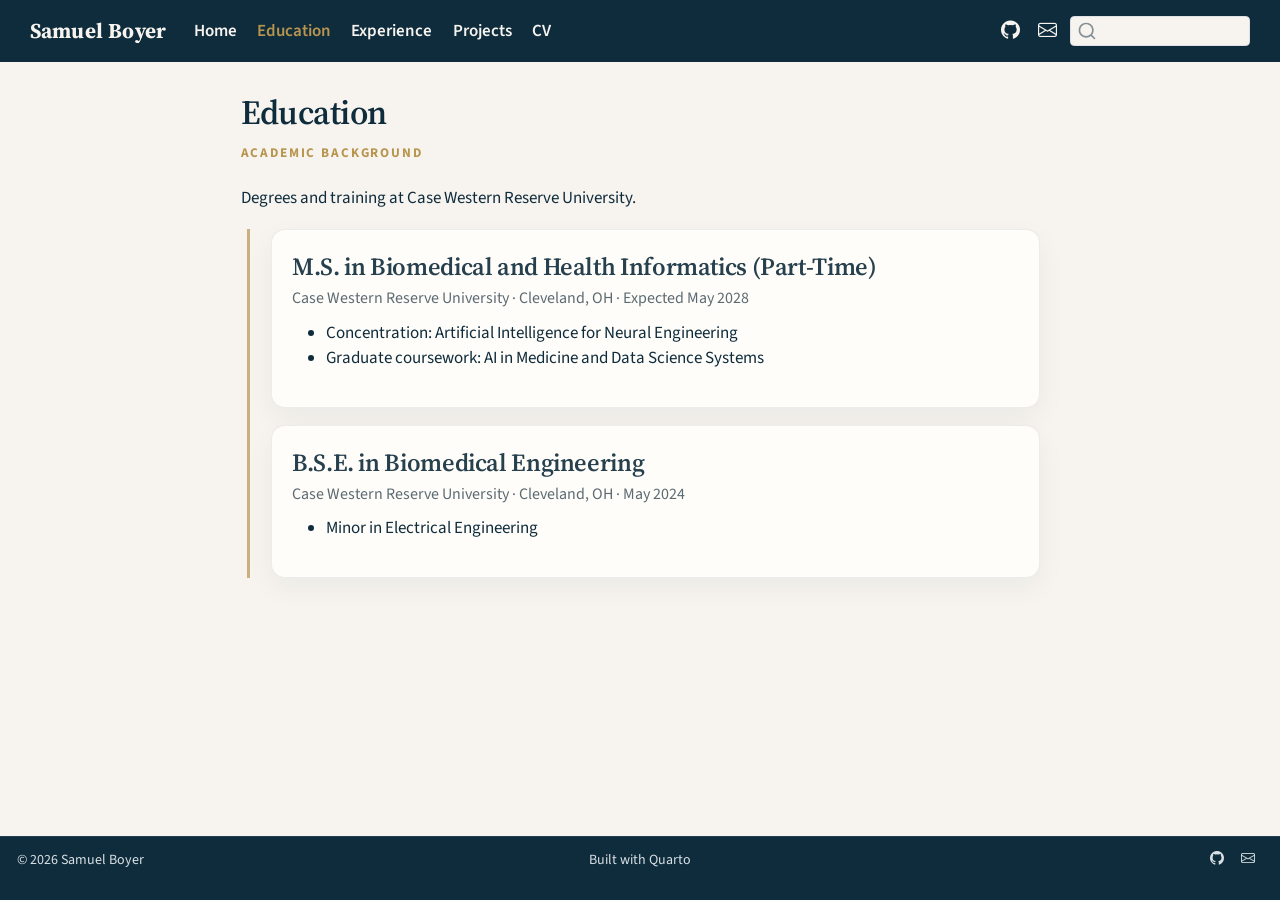
<file: docs/education.html>
<!DOCTYPE html>
<html xmlns="http://www.w3.org/1999/xhtml" lang="en" xml:lang="en"><head>

<meta charset="utf-8">
<meta name="generator" content="quarto-1.10.18">

<meta name="viewport" content="width=device-width, initial-scale=1.0, user-scalable=yes">


<title>Education – Samuel Boyer</title>
<style>
/* Default styles provided by pandoc.
** See https://pandoc.org/MANUAL.html#variables-for-html for config info.
*/
span.smallcaps{font-variant: small-caps;}
div.columns{display: flex; gap: 1.5em;}
div.column{flex: auto;}
@media screen {
div.columns{gap: min(4vw, 1.5em);}
div.column{overflow-x: auto;}
}
div.hanging-indent{margin-left: 1.5em; text-indent: -1.5em;}
ul.task-list{list-style: none;}
ul.task-list li input[type="checkbox"] {
  width: 0.8em;
  margin: 0 0.8em 0.2em -1em; /* quarto-specific, see https://github.com/quarto-dev/quarto-cli/issues/4556 */ 
  vertical-align: middle;
}
</style>


<script src="site_libs/quarto-nav/quarto-nav.js"></script>
<script src="site_libs/clipboard/clipboard.min.js"></script>
<script src="site_libs/quarto-search/autocomplete.umd.js"></script>
<script src="site_libs/quarto-search/fuse.min.js"></script>
<script src="site_libs/quarto-search/quarto-search.js"></script>
<meta name="quarto:offset" content="./">
<link href="./assets/favicon.png" rel="icon" type="image/png">
<script src="site_libs/quarto-html/quarto.js" type="module"></script>
<script src="site_libs/quarto-html/tabsets/tabsets.js" type="module"></script>
<script src="site_libs/quarto-html/popper.min.js"></script>
<script src="site_libs/quarto-html/tippy.umd.min.js"></script>
<script src="site_libs/quarto-html/anchor.min.js"></script>
<link href="site_libs/quarto-html/tippy.css" rel="stylesheet">
<link href="site_libs/quarto-html/quarto-syntax-highlighting-64a204ab8560d761af7679ceaba22944.css" rel="stylesheet" id="quarto-text-highlighting-styles">
<script src="site_libs/bootstrap/bootstrap.min.js"></script>
<link href="site_libs/bootstrap/bootstrap-icons.css" rel="stylesheet">
<link href="site_libs/bootstrap/bootstrap-e770499ae281923d0e1f751b6629d82a.min.css" rel="stylesheet" append-hash="true" id="quarto-bootstrap" data-mode="light">
<script id="quarto-search-options" type="application/json">{
  "location": "navbar",
  "copy-button": false,
  "collapse-after": 3,
  "panel-placement": "end",
  "type": "textbox",
  "limit": 50,
  "keyboard-shortcut": [
    "f",
    "/",
    "s"
  ],
  "language": {
    "search-no-results-text": "No results",
    "search-matching-documents-text": "matching documents",
    "search-copy-link-title": "Copy link to search",
    "search-hide-matches-text": "Hide additional matches",
    "search-more-match-text": "more match in this document",
    "search-more-matches-text": "more matches in this document",
    "search-clear-button-title": "Clear",
    "search-text-placeholder": "",
    "search-detached-cancel-button-title": "Cancel",
    "search-submit-button-title": "Submit",
    "search-label": "Search"
  }
}</script>
<style>html{ scroll-behavior: smooth; }</style>
<link rel="preconnect" href="https://fonts.googleapis.com">
<link rel="preconnect" href="https://fonts.gstatic.com" crossorigin="">
<link href="https://fonts.googleapis.com/css2?family=Source+Sans+3:ital,wght@0,400;0,600;0,700;1,400&amp;family=Source+Serif+4:opsz,wght@8..60,600;8..60,700&amp;display=swap" rel="stylesheet">
<style>.btn.btn-cv,.btn-cv{color:#f7f4ef!important}</style>


<link rel="stylesheet" href="extra.css">
</head>

<body class="nav-fixed fullcontent quarto-light">

<div id="quarto-search-results"></div>
  <header id="quarto-header" class="headroom fixed-top">
    <nav class="navbar navbar-expand-lg " data-bs-theme="dark">
      <div class="navbar-container container-fluid">
      <div class="navbar-brand-container mx-auto">
    <a class="navbar-brand" href="./index.html">
    <span class="navbar-title">Samuel Boyer</span>
    </a>
  </div>
            <div id="quarto-search" class="" title="Search"></div>
          <button class="navbar-toggler" type="button" data-bs-toggle="collapse" data-bs-target="#navbarCollapse" aria-controls="navbarCollapse" role="menu" aria-expanded="false" aria-label="Toggle navigation" onclick="if (window.quartoToggleHeadroom) { window.quartoToggleHeadroom(); }">
  <span class="navbar-toggler-icon"></span>
</button>
          <div class="collapse navbar-collapse" id="navbarCollapse">
            <ul class="navbar-nav navbar-nav-scroll me-auto">
  <li class="nav-item">
    <a class="nav-link" href="./index.html"> 
<span class="menu-text">Home</span></a>
  </li>  
  <li class="nav-item">
    <a class="nav-link active" href="./education.html" aria-current="page"> 
<span class="menu-text">Education</span></a>
  </li>  
  <li class="nav-item">
    <a class="nav-link" href="./experience.html"> 
<span class="menu-text">Experience</span></a>
  </li>  
  <li class="nav-item">
    <a class="nav-link" href="./projects/index.html"> 
<span class="menu-text">Projects</span></a>
  </li>  
  <li class="nav-item">
    <a class="nav-link" href="./cv.html"> 
<span class="menu-text">CV</span></a>
  </li>  
</ul>
            <ul class="navbar-nav navbar-nav-scroll ms-auto">
  <li class="nav-item compact">
    <a class="nav-link" href="https://github.com/SamJBoyer"> <i class="bi bi-github" role="img" aria-label="GitHub">
</i> 
<span class="menu-text"></span></a>
  </li>  
  <li class="nav-item compact">
    <a class="nav-link" href="mailto:sam.james.boyer@gmail.com"> <i class="bi bi-envelope" role="img" aria-label="Email">
</i> 
<span class="menu-text"></span></a>
  </li>  
</ul>
          </div> <!-- /navcollapse -->
            <div class="quarto-navbar-tools">
</div>
      </div> <!-- /container-fluid -->
    </nav>
</header>
<!-- content -->
<div id="quarto-content" class="quarto-container page-columns page-rows-contents page-layout-article page-navbar">
<!-- sidebar -->
<!-- margin-sidebar -->
    
<!-- main -->
<main class="content" id="quarto-document-content">

<header id="title-block-header" class="quarto-title-block default">
<div class="quarto-title">
<h1 class="title">Education</h1>
</div>



<div class="quarto-title-meta">

    
  
    
  </div>
  


</header>


<p><span class="section-kicker">Academic background</span></p>
<p>Degrees and training at Case Western Reserve University.</p>
<div class="timeline">
<section id="m.s.-in-biomedical-and-health-informatics-part-time" class="level3 role-card">
<h3 class="anchored" data-anchor-id="m.s.-in-biomedical-and-health-informatics-part-time">M.S. in Biomedical and Health Informatics (Part-Time)</h3>
<div class="meta">
Case Western Reserve University · Cleveland, OH · Expected May 2028
</div>
<ul>
<li>Concentration: Artificial Intelligence for Neural Engineering</li>
<li>Graduate coursework: AI in Medicine and Data Science Systems</li>
</ul>
</section>
<section id="b.s.e.-in-biomedical-engineering" class="level3 role-card">
<h3 class="anchored" data-anchor-id="b.s.e.-in-biomedical-engineering">B.S.E. in Biomedical Engineering</h3>
<div class="meta">
Case Western Reserve University · Cleveland, OH · May 2024
</div>
<ul>
<li>Minor in Electrical Engineering</li>
</ul>
</section>
</div>



</main> <!-- /main -->
<script id="quarto-html-after-body" type="application/javascript">
  window.document.addEventListener("DOMContentLoaded", function (event) {
    const icon = "";
    const anchorJS = new window.AnchorJS();
    anchorJS.options = {
      placement: 'right',
      icon: icon
    };
    anchorJS.add('.anchored');
    const isCodeAnnotation = (el) => {
      for (const clz of el.classList) {
        if (clz.startsWith('code-annotation-')) {                     
          return true;
        }
      }
      return false;
    }
    const onCopySuccess = function(e) {
      // button target
      const button = e.trigger;
      // don't keep focus
      button.blur();
      // flash "checked"
      button.classList.add('code-copy-button-checked');
      var currentTitle = button.getAttribute("title");
      button.setAttribute("title", "Copied!");
      let tooltip;
      if (window.bootstrap) {
        button.setAttribute("data-bs-toggle", "tooltip");
        button.setAttribute("data-bs-placement", "left");
        button.setAttribute("data-bs-title", "Copied!");
        tooltip = new bootstrap.Tooltip(button, 
          { trigger: "manual", 
            customClass: "code-copy-button-tooltip",
            offset: [0, -8]});
        tooltip.show();    
      }
      setTimeout(function() {
        if (tooltip) {
          tooltip.hide();
          button.removeAttribute("data-bs-title");
          button.removeAttribute("data-bs-toggle");
          button.removeAttribute("data-bs-placement");
        }
        button.setAttribute("title", currentTitle);
        button.classList.remove('code-copy-button-checked');
      }, 1000);
      // clear code selection
      e.clearSelection();
    }
    const getTextToCopy = function(trigger) {
      const outerScaffold = trigger.parentElement.cloneNode(true);
      const codeEl = outerScaffold.querySelector('code');
      for (const childEl of codeEl.children) {
        if (isCodeAnnotation(childEl)) {
          childEl.remove();
        }
      }
      return codeEl.innerText;
    }
    const clipboard = new window.ClipboardJS('.code-copy-button:not([data-in-quarto-modal])', {
      text: getTextToCopy
    });
    clipboard.on('success', onCopySuccess);
    if (window.document.getElementById('quarto-embedded-source-code-modal')) {
      const clipboardModal = new window.ClipboardJS('.code-copy-button[data-in-quarto-modal]', {
        text: getTextToCopy,
        container: window.document.getElementById('quarto-embedded-source-code-modal')
      });
      clipboardModal.on('success', onCopySuccess);
    }
      var localhostRegex = new RegExp(/^(?:http|https):\/\/localhost\:?[0-9]*\//);
      var mailtoRegex = new RegExp(/^mailto:/);
        var filterRegex = new RegExp("https:\/\/samjboyer\.github\.io\/MyWebsite");
      var isInternal = (href) => {
          return filterRegex.test(href) || localhostRegex.test(href) || mailtoRegex.test(href);
      }
      // Inspect non-navigation links and adorn them if external
     var links = window.document.querySelectorAll('a[href]:not(.nav-link):not(.navbar-brand):not(.toc-action):not(.sidebar-link):not(.sidebar-item-toggle):not(.pagination-link):not(.no-external):not([aria-hidden]):not(.dropdown-item):not(.quarto-navigation-tool):not(.about-link)');
      for (var i=0; i<links.length; i++) {
        const link = links[i];
        if (!isInternal(link.href)) {
          // undo the damage that might have been done by quarto-nav.js in the case of
          // links that we want to consider external
          if (link.dataset.originalHref !== undefined) {
            link.href = link.dataset.originalHref;
          }
        }
      }
    function tippyHover(el, contentFn, onTriggerFn, onUntriggerFn) {
      const config = {
        allowHTML: true,
        maxWidth: 500,
        delay: 100,
        arrow: false,
        appendTo: function(el) {
            return el.parentElement;
        },
        interactive: true,
        interactiveBorder: 10,
        theme: 'quarto',
        placement: 'bottom-start',
      };
      if (contentFn) {
        config.content = contentFn;
      }
      if (onTriggerFn) {
        config.onTrigger = onTriggerFn;
      }
      if (onUntriggerFn) {
        config.onUntrigger = onUntriggerFn;
      }
      window.tippy(el, config); 
    }
    const noterefs = window.document.querySelectorAll('a[role="doc-noteref"]');
    for (var i=0; i<noterefs.length; i++) {
      const ref = noterefs[i];
      tippyHover(ref, function() {
        // use id or data attribute instead here
        let href = ref.getAttribute('data-footnote-href') || ref.getAttribute('href');
        try { href = new URL(href).hash; } catch {}
        const id = href.replace(/^#\/?/, "");
        const note = window.document.getElementById(id);
        if (note) {
          return note.innerHTML;
        } else {
          return "";
        }
      });
    }
    const xrefs = window.document.querySelectorAll('a.quarto-xref');
    const processXRef = (id, note) => {
      // Strip column container classes
      const stripColumnClz = (el) => {
        el.classList.remove("page-full", "page-columns");
        if (el.children) {
          for (const child of el.children) {
            stripColumnClz(child);
          }
        }
      }
      stripColumnClz(note)
      if (id === null || id.startsWith('sec-')) {
        // Special case sections, only their first couple elements
        const container = document.createElement("div");
        if (note.children && note.children.length > 2) {
          container.appendChild(note.children[0].cloneNode(true));
          for (let i = 1; i < note.children.length; i++) {
            const child = note.children[i];
            if (child.tagName === "P" && child.innerText === "") {
              continue;
            } else {
              container.appendChild(child.cloneNode(true));
              break;
            }
          }
          if (window.Quarto?.typesetMath) {
            window.Quarto.typesetMath(container);
          }
          return container.innerHTML
        } else {
          if (window.Quarto?.typesetMath) {
            window.Quarto.typesetMath(note);
          }
          return note.innerHTML;
        }
      } else {
        // Remove any anchor links if they are present
        const anchorLink = note.querySelector('a.anchorjs-link');
        if (anchorLink) {
          anchorLink.remove();
        }
        if (window.Quarto?.typesetMath) {
          window.Quarto.typesetMath(note);
        }
        if (note.classList.contains("callout")) {
          return note.outerHTML;
        } else {
          return note.innerHTML;
        }
      }
    }
    for (var i=0; i<xrefs.length; i++) {
      const xref = xrefs[i];
      tippyHover(xref, undefined, function(instance) {
        instance.disable();
        let url = xref.getAttribute('href');
        let hash = undefined; 
        if (url.startsWith('#')) {
          hash = url;
        } else {
          try { hash = new URL(url).hash; } catch {}
        }
        if (hash) {
          const id = hash.replace(/^#\/?/, "");
          const note = window.document.getElementById(id);
          if (note !== null) {
            try {
              const html = processXRef(id, note.cloneNode(true));
              instance.setContent(html);
            } finally {
              instance.enable();
              instance.show();
            }
          } else {
            // See if we can fetch this
            fetch(url.split('#')[0])
            .then(res => res.text())
            .then(html => {
              const parser = new DOMParser();
              const htmlDoc = parser.parseFromString(html, "text/html");
              const note = htmlDoc.getElementById(id);
              if (note !== null) {
                const html = processXRef(id, note);
                instance.setContent(html);
              } 
            }).finally(() => {
              instance.enable();
              instance.show();
            });
          }
        } else {
          // See if we can fetch a full url (with no hash to target)
          // This is a special case and we should probably do some content thinning / targeting
          fetch(url)
          .then(res => res.text())
          .then(html => {
            const parser = new DOMParser();
            const htmlDoc = parser.parseFromString(html, "text/html");
            const note = htmlDoc.querySelector('main.content');
            if (note !== null) {
              // This should only happen for chapter cross references
              // (since there is no id in the URL)
              // remove the first header
              if (note.children.length > 0 && note.children[0].tagName === "HEADER") {
                note.children[0].remove();
              }
              const html = processXRef(null, note);
              instance.setContent(html);
            } 
          }).finally(() => {
            instance.enable();
            instance.show();
          });
        }
      }, function(instance) {
      });
    }
        let selectedAnnoteEl;
        const selectorForAnnotation = ( cell, annotation) => {
          let cellAttr = 'data-code-cell="' + cell + '"';
          let lineAttr = 'data-code-annotation="' +  annotation + '"';
          const selector = 'span[' + cellAttr + '][' + lineAttr + ']';
          return selector;
        }
        const selectCodeLines = (annoteEl) => {
          const doc = window.document;
          const targetCell = annoteEl.getAttribute("data-target-cell");
          const targetAnnotation = annoteEl.getAttribute("data-target-annotation");
          const annoteSpan = window.document.querySelector(selectorForAnnotation(targetCell, targetAnnotation));
          const lines = annoteSpan.getAttribute("data-code-lines").split(",");
          const lineIds = lines.map((line) => {
            return targetCell + "-" + line;
          })
          let top = null;
          let height = null;
          let parent = null;
          if (lineIds.length > 0) {
              //compute the position of the single el (top and bottom and make a div)
              const el = window.document.getElementById(lineIds[0]);
              top = el.offsetTop;
              height = el.offsetHeight;
              parent = el.parentElement.parentElement;
            if (lineIds.length > 1) {
              const lastEl = window.document.getElementById(lineIds[lineIds.length - 1]);
              const bottom = lastEl.offsetTop + lastEl.offsetHeight;
              height = bottom - top;
            }
            if (top !== null && height !== null && parent !== null) {
              // cook up a div (if necessary) and position it 
              let div = window.document.getElementById("code-annotation-line-highlight");
              if (div === null) {
                div = window.document.createElement("div");
                div.setAttribute("id", "code-annotation-line-highlight");
                div.style.position = 'absolute';
                parent.appendChild(div);
              }
              div.style.top = top - 2 + "px";
              div.style.height = height + 4 + "px";
              div.style.left = 0;
              let gutterDiv = window.document.getElementById("code-annotation-line-highlight-gutter");
              if (gutterDiv === null) {
                gutterDiv = window.document.createElement("div");
                gutterDiv.setAttribute("id", "code-annotation-line-highlight-gutter");
                gutterDiv.style.position = 'absolute';
                const codeCell = window.document.getElementById(targetCell);
                const gutter = codeCell.querySelector('.code-annotation-gutter');
                gutter.appendChild(gutterDiv);
              }
              gutterDiv.style.top = top - 2 + "px";
              gutterDiv.style.height = height + 4 + "px";
            }
            selectedAnnoteEl = annoteEl;
          }
        };
        const unselectCodeLines = () => {
          const elementsIds = ["code-annotation-line-highlight", "code-annotation-line-highlight-gutter"];
          elementsIds.forEach((elId) => {
            const div = window.document.getElementById(elId);
            if (div) {
              div.remove();
            }
          });
          selectedAnnoteEl = undefined;
        };
          // Handle positioning of the toggle
      window.addEventListener(
        "resize",
        throttle(() => {
          elRect = undefined;
          if (selectedAnnoteEl) {
            selectCodeLines(selectedAnnoteEl);
          }
        }, 10)
      );
      function throttle(fn, ms) {
      let throttle = false;
      let timer;
        return (...args) => {
          if(!throttle) { // first call gets through
              fn.apply(this, args);
              throttle = true;
          } else { // all the others get throttled
              if(timer) clearTimeout(timer); // cancel #2
              timer = setTimeout(() => {
                fn.apply(this, args);
                timer = throttle = false;
              }, ms);
          }
        };
      }
        // Attach click handler to the DT
        const annoteDls = window.document.querySelectorAll('dt[data-target-cell]');
        for (const annoteDlNode of annoteDls) {
          annoteDlNode.addEventListener('click', (event) => {
            const clickedEl = event.target;
            if (clickedEl !== selectedAnnoteEl) {
              unselectCodeLines();
              const activeEl = window.document.querySelector('dt[data-target-cell].code-annotation-active');
              if (activeEl) {
                activeEl.classList.remove('code-annotation-active');
              }
              selectCodeLines(clickedEl);
              clickedEl.classList.add('code-annotation-active');
            } else {
              // Unselect the line
              unselectCodeLines();
              clickedEl.classList.remove('code-annotation-active');
            }
          });
        }
    const findCites = (el) => {
      const parentEl = el.parentElement;
      if (parentEl) {
        const cites = parentEl.dataset.cites;
        if (cites) {
          return {
            el,
            cites: cites.split(' ')
          };
        } else {
          return findCites(el.parentElement)
        }
      } else {
        return undefined;
      }
    };
    var bibliorefs = window.document.querySelectorAll('a[role="doc-biblioref"]');
    for (var i=0; i<bibliorefs.length; i++) {
      const ref = bibliorefs[i];
      const citeInfo = findCites(ref);
      if (citeInfo) {
        tippyHover(citeInfo.el, function() {
          var popup = window.document.createElement('div');
          citeInfo.cites.forEach(function(cite) {
            var citeDiv = window.document.createElement('div');
            citeDiv.classList.add('hanging-indent');
            citeDiv.classList.add('csl-entry');
            var biblioDiv = window.document.getElementById('ref-' + cite);
            if (biblioDiv) {
              citeDiv.innerHTML = biblioDiv.innerHTML;
            }
            popup.appendChild(citeDiv);
          });
          return popup.innerHTML;
        });
      }
    }
  });
  </script>
</div> <!-- /content -->
<footer class="footer">
  <div class="nav-footer">
    <div class="nav-footer-left">
<p>© 2026 Samuel Boyer</p>
</div>   
    <div class="nav-footer-center">
<p>Built with Quarto</p>
</div>
    <div class="nav-footer-right">
      <ul class="footer-items list-unstyled">
    <li class="nav-item compact">
    <a class="nav-link" href="https://github.com/SamJBoyer">
      <i class="bi bi-github" role="img" aria-label="GitHub">
</i> 
    </a>
  </li>  
    <li class="nav-item compact">
    <a class="nav-link" href="mailto:sam.james.boyer@gmail.com">
      <i class="bi bi-envelope" role="img" aria-label="Email">
</i> 
    </a>
  </li>  
</ul>
    </div>
  </div>
</footer>




<script src="site_libs/quarto-html/zenscroll-min.js"></script>
</body></html>
</file>
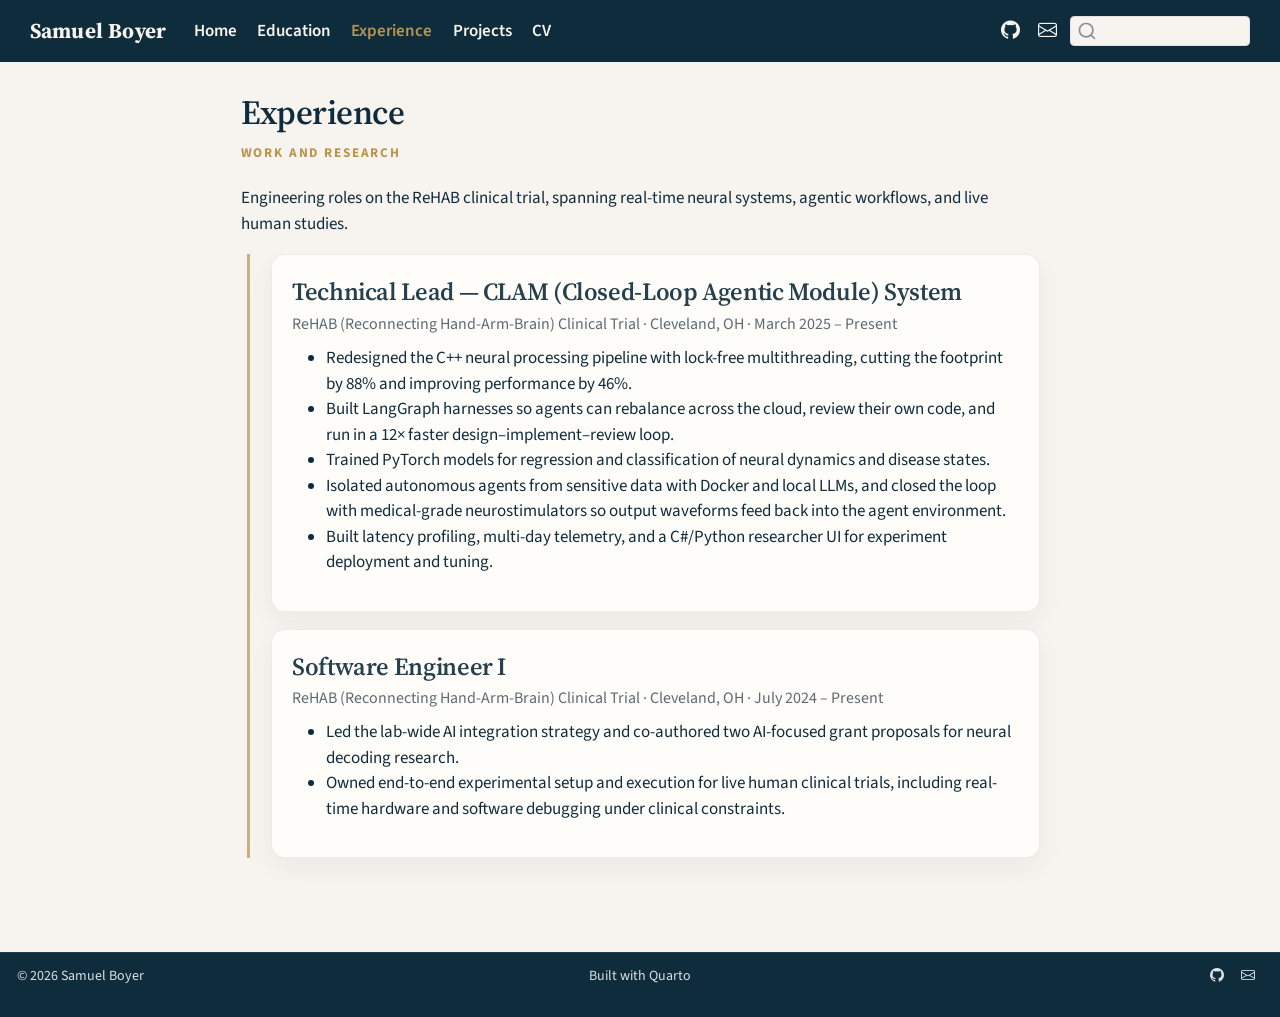
<file: docs/experience.html>
<!DOCTYPE html>
<html xmlns="http://www.w3.org/1999/xhtml" lang="en" xml:lang="en"><head>

<meta charset="utf-8">
<meta name="generator" content="quarto-1.10.18">

<meta name="viewport" content="width=device-width, initial-scale=1.0, user-scalable=yes">


<title>Experience – Samuel Boyer</title>
<style>
/* Default styles provided by pandoc.
** See https://pandoc.org/MANUAL.html#variables-for-html for config info.
*/
span.smallcaps{font-variant: small-caps;}
div.columns{display: flex; gap: 1.5em;}
div.column{flex: auto;}
@media screen {
div.columns{gap: min(4vw, 1.5em);}
div.column{overflow-x: auto;}
}
div.hanging-indent{margin-left: 1.5em; text-indent: -1.5em;}
ul.task-list{list-style: none;}
ul.task-list li input[type="checkbox"] {
  width: 0.8em;
  margin: 0 0.8em 0.2em -1em; /* quarto-specific, see https://github.com/quarto-dev/quarto-cli/issues/4556 */ 
  vertical-align: middle;
}
</style>


<script src="site_libs/quarto-nav/quarto-nav.js"></script>
<script src="site_libs/clipboard/clipboard.min.js"></script>
<script src="site_libs/quarto-search/autocomplete.umd.js"></script>
<script src="site_libs/quarto-search/fuse.min.js"></script>
<script src="site_libs/quarto-search/quarto-search.js"></script>
<meta name="quarto:offset" content="./">
<link href="./assets/favicon.png" rel="icon" type="image/png">
<script src="site_libs/quarto-html/quarto.js" type="module"></script>
<script src="site_libs/quarto-html/tabsets/tabsets.js" type="module"></script>
<script src="site_libs/quarto-html/popper.min.js"></script>
<script src="site_libs/quarto-html/tippy.umd.min.js"></script>
<script src="site_libs/quarto-html/anchor.min.js"></script>
<link href="site_libs/quarto-html/tippy.css" rel="stylesheet">
<link href="site_libs/quarto-html/quarto-syntax-highlighting-64a204ab8560d761af7679ceaba22944.css" rel="stylesheet" id="quarto-text-highlighting-styles">
<script src="site_libs/bootstrap/bootstrap.min.js"></script>
<link href="site_libs/bootstrap/bootstrap-icons.css" rel="stylesheet">
<link href="site_libs/bootstrap/bootstrap-e770499ae281923d0e1f751b6629d82a.min.css" rel="stylesheet" append-hash="true" id="quarto-bootstrap" data-mode="light">
<script id="quarto-search-options" type="application/json">{
  "location": "navbar",
  "copy-button": false,
  "collapse-after": 3,
  "panel-placement": "end",
  "type": "textbox",
  "limit": 50,
  "keyboard-shortcut": [
    "f",
    "/",
    "s"
  ],
  "language": {
    "search-no-results-text": "No results",
    "search-matching-documents-text": "matching documents",
    "search-copy-link-title": "Copy link to search",
    "search-hide-matches-text": "Hide additional matches",
    "search-more-match-text": "more match in this document",
    "search-more-matches-text": "more matches in this document",
    "search-clear-button-title": "Clear",
    "search-text-placeholder": "",
    "search-detached-cancel-button-title": "Cancel",
    "search-submit-button-title": "Submit",
    "search-label": "Search"
  }
}</script>
<style>html{ scroll-behavior: smooth; }</style>
<link rel="preconnect" href="https://fonts.googleapis.com">
<link rel="preconnect" href="https://fonts.gstatic.com" crossorigin="">
<link href="https://fonts.googleapis.com/css2?family=Source+Sans+3:ital,wght@0,400;0,600;0,700;1,400&amp;family=Source+Serif+4:opsz,wght@8..60,600;8..60,700&amp;display=swap" rel="stylesheet">
<style>.btn.btn-cv,.btn-cv{color:#f7f4ef!important}</style>


<link rel="stylesheet" href="extra.css">
</head>

<body class="nav-fixed fullcontent quarto-light">

<div id="quarto-search-results"></div>
  <header id="quarto-header" class="headroom fixed-top">
    <nav class="navbar navbar-expand-lg " data-bs-theme="dark">
      <div class="navbar-container container-fluid">
      <div class="navbar-brand-container mx-auto">
    <a class="navbar-brand" href="./index.html">
    <span class="navbar-title">Samuel Boyer</span>
    </a>
  </div>
            <div id="quarto-search" class="" title="Search"></div>
          <button class="navbar-toggler" type="button" data-bs-toggle="collapse" data-bs-target="#navbarCollapse" aria-controls="navbarCollapse" role="menu" aria-expanded="false" aria-label="Toggle navigation" onclick="if (window.quartoToggleHeadroom) { window.quartoToggleHeadroom(); }">
  <span class="navbar-toggler-icon"></span>
</button>
          <div class="collapse navbar-collapse" id="navbarCollapse">
            <ul class="navbar-nav navbar-nav-scroll me-auto">
  <li class="nav-item">
    <a class="nav-link" href="./index.html"> 
<span class="menu-text">Home</span></a>
  </li>  
  <li class="nav-item">
    <a class="nav-link" href="./education.html"> 
<span class="menu-text">Education</span></a>
  </li>  
  <li class="nav-item">
    <a class="nav-link active" href="./experience.html" aria-current="page"> 
<span class="menu-text">Experience</span></a>
  </li>  
  <li class="nav-item">
    <a class="nav-link" href="./projects/index.html"> 
<span class="menu-text">Projects</span></a>
  </li>  
  <li class="nav-item">
    <a class="nav-link" href="./cv.html"> 
<span class="menu-text">CV</span></a>
  </li>  
</ul>
            <ul class="navbar-nav navbar-nav-scroll ms-auto">
  <li class="nav-item compact">
    <a class="nav-link" href="https://github.com/SamJBoyer"> <i class="bi bi-github" role="img" aria-label="GitHub">
</i> 
<span class="menu-text"></span></a>
  </li>  
  <li class="nav-item compact">
    <a class="nav-link" href="mailto:sam.james.boyer@gmail.com"> <i class="bi bi-envelope" role="img" aria-label="Email">
</i> 
<span class="menu-text"></span></a>
  </li>  
</ul>
          </div> <!-- /navcollapse -->
            <div class="quarto-navbar-tools">
</div>
      </div> <!-- /container-fluid -->
    </nav>
</header>
<!-- content -->
<div id="quarto-content" class="quarto-container page-columns page-rows-contents page-layout-article page-navbar">
<!-- sidebar -->
<!-- margin-sidebar -->
    
<!-- main -->
<main class="content" id="quarto-document-content">

<header id="title-block-header" class="quarto-title-block default">
<div class="quarto-title">
<h1 class="title">Experience</h1>
</div>



<div class="quarto-title-meta">

    
  
    
  </div>
  


</header>


<p><span class="section-kicker">Work and research</span></p>
<p>Engineering roles on the ReHAB clinical trial, spanning real-time neural systems, agentic workflows, and live human studies.</p>
<div class="timeline">
<section id="technical-lead-clam-closed-loop-agentic-module-system" class="level3 role-card">
<h3 class="anchored" data-anchor-id="technical-lead-clam-closed-loop-agentic-module-system">Technical Lead — CLAM (Closed-Loop Agentic Module) System</h3>
<div class="meta">
ReHAB (Reconnecting Hand-Arm-Brain) Clinical Trial · Cleveland, OH · March 2025 – Present
</div>
<ul>
<li>Redesigned the C++ neural processing pipeline with lock-free multithreading, cutting the footprint by 88% and improving performance by 46%.</li>
<li>Built LangGraph harnesses so agents can rebalance across the cloud, review their own code, and run in a 12× faster design–implement–review loop.</li>
<li>Trained PyTorch models for regression and classification of neural dynamics and disease states.</li>
<li>Isolated autonomous agents from sensitive data with Docker and local LLMs, and closed the loop with medical-grade neurostimulators so output waveforms feed back into the agent environment.</li>
<li>Built latency profiling, multi-day telemetry, and a C#/Python researcher UI for experiment deployment and tuning.</li>
</ul>
</section>
<section id="software-engineer-i" class="level3 role-card">
<h3 class="anchored" data-anchor-id="software-engineer-i">Software Engineer I</h3>
<div class="meta">
ReHAB (Reconnecting Hand-Arm-Brain) Clinical Trial · Cleveland, OH · July 2024 – Present
</div>
<ul>
<li>Led the lab-wide AI integration strategy and co-authored two AI-focused grant proposals for neural decoding research.</li>
<li>Owned end-to-end experimental setup and execution for live human clinical trials, including real-time hardware and software debugging under clinical constraints.</li>
</ul>
</section>
</div>



</main> <!-- /main -->
<script id="quarto-html-after-body" type="application/javascript">
  window.document.addEventListener("DOMContentLoaded", function (event) {
    const icon = "";
    const anchorJS = new window.AnchorJS();
    anchorJS.options = {
      placement: 'right',
      icon: icon
    };
    anchorJS.add('.anchored');
    const isCodeAnnotation = (el) => {
      for (const clz of el.classList) {
        if (clz.startsWith('code-annotation-')) {                     
          return true;
        }
      }
      return false;
    }
    const onCopySuccess = function(e) {
      // button target
      const button = e.trigger;
      // don't keep focus
      button.blur();
      // flash "checked"
      button.classList.add('code-copy-button-checked');
      var currentTitle = button.getAttribute("title");
      button.setAttribute("title", "Copied!");
      let tooltip;
      if (window.bootstrap) {
        button.setAttribute("data-bs-toggle", "tooltip");
        button.setAttribute("data-bs-placement", "left");
        button.setAttribute("data-bs-title", "Copied!");
        tooltip = new bootstrap.Tooltip(button, 
          { trigger: "manual", 
            customClass: "code-copy-button-tooltip",
            offset: [0, -8]});
        tooltip.show();    
      }
      setTimeout(function() {
        if (tooltip) {
          tooltip.hide();
          button.removeAttribute("data-bs-title");
          button.removeAttribute("data-bs-toggle");
          button.removeAttribute("data-bs-placement");
        }
        button.setAttribute("title", currentTitle);
        button.classList.remove('code-copy-button-checked');
      }, 1000);
      // clear code selection
      e.clearSelection();
    }
    const getTextToCopy = function(trigger) {
      const outerScaffold = trigger.parentElement.cloneNode(true);
      const codeEl = outerScaffold.querySelector('code');
      for (const childEl of codeEl.children) {
        if (isCodeAnnotation(childEl)) {
          childEl.remove();
        }
      }
      return codeEl.innerText;
    }
    const clipboard = new window.ClipboardJS('.code-copy-button:not([data-in-quarto-modal])', {
      text: getTextToCopy
    });
    clipboard.on('success', onCopySuccess);
    if (window.document.getElementById('quarto-embedded-source-code-modal')) {
      const clipboardModal = new window.ClipboardJS('.code-copy-button[data-in-quarto-modal]', {
        text: getTextToCopy,
        container: window.document.getElementById('quarto-embedded-source-code-modal')
      });
      clipboardModal.on('success', onCopySuccess);
    }
      var localhostRegex = new RegExp(/^(?:http|https):\/\/localhost\:?[0-9]*\//);
      var mailtoRegex = new RegExp(/^mailto:/);
        var filterRegex = new RegExp("https:\/\/samjboyer\.github\.io\/MyWebsite");
      var isInternal = (href) => {
          return filterRegex.test(href) || localhostRegex.test(href) || mailtoRegex.test(href);
      }
      // Inspect non-navigation links and adorn them if external
     var links = window.document.querySelectorAll('a[href]:not(.nav-link):not(.navbar-brand):not(.toc-action):not(.sidebar-link):not(.sidebar-item-toggle):not(.pagination-link):not(.no-external):not([aria-hidden]):not(.dropdown-item):not(.quarto-navigation-tool):not(.about-link)');
      for (var i=0; i<links.length; i++) {
        const link = links[i];
        if (!isInternal(link.href)) {
          // undo the damage that might have been done by quarto-nav.js in the case of
          // links that we want to consider external
          if (link.dataset.originalHref !== undefined) {
            link.href = link.dataset.originalHref;
          }
        }
      }
    function tippyHover(el, contentFn, onTriggerFn, onUntriggerFn) {
      const config = {
        allowHTML: true,
        maxWidth: 500,
        delay: 100,
        arrow: false,
        appendTo: function(el) {
            return el.parentElement;
        },
        interactive: true,
        interactiveBorder: 10,
        theme: 'quarto',
        placement: 'bottom-start',
      };
      if (contentFn) {
        config.content = contentFn;
      }
      if (onTriggerFn) {
        config.onTrigger = onTriggerFn;
      }
      if (onUntriggerFn) {
        config.onUntrigger = onUntriggerFn;
      }
      window.tippy(el, config); 
    }
    const noterefs = window.document.querySelectorAll('a[role="doc-noteref"]');
    for (var i=0; i<noterefs.length; i++) {
      const ref = noterefs[i];
      tippyHover(ref, function() {
        // use id or data attribute instead here
        let href = ref.getAttribute('data-footnote-href') || ref.getAttribute('href');
        try { href = new URL(href).hash; } catch {}
        const id = href.replace(/^#\/?/, "");
        const note = window.document.getElementById(id);
        if (note) {
          return note.innerHTML;
        } else {
          return "";
        }
      });
    }
    const xrefs = window.document.querySelectorAll('a.quarto-xref');
    const processXRef = (id, note) => {
      // Strip column container classes
      const stripColumnClz = (el) => {
        el.classList.remove("page-full", "page-columns");
        if (el.children) {
          for (const child of el.children) {
            stripColumnClz(child);
          }
        }
      }
      stripColumnClz(note)
      if (id === null || id.startsWith('sec-')) {
        // Special case sections, only their first couple elements
        const container = document.createElement("div");
        if (note.children && note.children.length > 2) {
          container.appendChild(note.children[0].cloneNode(true));
          for (let i = 1; i < note.children.length; i++) {
            const child = note.children[i];
            if (child.tagName === "P" && child.innerText === "") {
              continue;
            } else {
              container.appendChild(child.cloneNode(true));
              break;
            }
          }
          if (window.Quarto?.typesetMath) {
            window.Quarto.typesetMath(container);
          }
          return container.innerHTML
        } else {
          if (window.Quarto?.typesetMath) {
            window.Quarto.typesetMath(note);
          }
          return note.innerHTML;
        }
      } else {
        // Remove any anchor links if they are present
        const anchorLink = note.querySelector('a.anchorjs-link');
        if (anchorLink) {
          anchorLink.remove();
        }
        if (window.Quarto?.typesetMath) {
          window.Quarto.typesetMath(note);
        }
        if (note.classList.contains("callout")) {
          return note.outerHTML;
        } else {
          return note.innerHTML;
        }
      }
    }
    for (var i=0; i<xrefs.length; i++) {
      const xref = xrefs[i];
      tippyHover(xref, undefined, function(instance) {
        instance.disable();
        let url = xref.getAttribute('href');
        let hash = undefined; 
        if (url.startsWith('#')) {
          hash = url;
        } else {
          try { hash = new URL(url).hash; } catch {}
        }
        if (hash) {
          const id = hash.replace(/^#\/?/, "");
          const note = window.document.getElementById(id);
          if (note !== null) {
            try {
              const html = processXRef(id, note.cloneNode(true));
              instance.setContent(html);
            } finally {
              instance.enable();
              instance.show();
            }
          } else {
            // See if we can fetch this
            fetch(url.split('#')[0])
            .then(res => res.text())
            .then(html => {
              const parser = new DOMParser();
              const htmlDoc = parser.parseFromString(html, "text/html");
              const note = htmlDoc.getElementById(id);
              if (note !== null) {
                const html = processXRef(id, note);
                instance.setContent(html);
              } 
            }).finally(() => {
              instance.enable();
              instance.show();
            });
          }
        } else {
          // See if we can fetch a full url (with no hash to target)
          // This is a special case and we should probably do some content thinning / targeting
          fetch(url)
          .then(res => res.text())
          .then(html => {
            const parser = new DOMParser();
            const htmlDoc = parser.parseFromString(html, "text/html");
            const note = htmlDoc.querySelector('main.content');
            if (note !== null) {
              // This should only happen for chapter cross references
              // (since there is no id in the URL)
              // remove the first header
              if (note.children.length > 0 && note.children[0].tagName === "HEADER") {
                note.children[0].remove();
              }
              const html = processXRef(null, note);
              instance.setContent(html);
            } 
          }).finally(() => {
            instance.enable();
            instance.show();
          });
        }
      }, function(instance) {
      });
    }
        let selectedAnnoteEl;
        const selectorForAnnotation = ( cell, annotation) => {
          let cellAttr = 'data-code-cell="' + cell + '"';
          let lineAttr = 'data-code-annotation="' +  annotation + '"';
          const selector = 'span[' + cellAttr + '][' + lineAttr + ']';
          return selector;
        }
        const selectCodeLines = (annoteEl) => {
          const doc = window.document;
          const targetCell = annoteEl.getAttribute("data-target-cell");
          const targetAnnotation = annoteEl.getAttribute("data-target-annotation");
          const annoteSpan = window.document.querySelector(selectorForAnnotation(targetCell, targetAnnotation));
          const lines = annoteSpan.getAttribute("data-code-lines").split(",");
          const lineIds = lines.map((line) => {
            return targetCell + "-" + line;
          })
          let top = null;
          let height = null;
          let parent = null;
          if (lineIds.length > 0) {
              //compute the position of the single el (top and bottom and make a div)
              const el = window.document.getElementById(lineIds[0]);
              top = el.offsetTop;
              height = el.offsetHeight;
              parent = el.parentElement.parentElement;
            if (lineIds.length > 1) {
              const lastEl = window.document.getElementById(lineIds[lineIds.length - 1]);
              const bottom = lastEl.offsetTop + lastEl.offsetHeight;
              height = bottom - top;
            }
            if (top !== null && height !== null && parent !== null) {
              // cook up a div (if necessary) and position it 
              let div = window.document.getElementById("code-annotation-line-highlight");
              if (div === null) {
                div = window.document.createElement("div");
                div.setAttribute("id", "code-annotation-line-highlight");
                div.style.position = 'absolute';
                parent.appendChild(div);
              }
              div.style.top = top - 2 + "px";
              div.style.height = height + 4 + "px";
              div.style.left = 0;
              let gutterDiv = window.document.getElementById("code-annotation-line-highlight-gutter");
              if (gutterDiv === null) {
                gutterDiv = window.document.createElement("div");
                gutterDiv.setAttribute("id", "code-annotation-line-highlight-gutter");
                gutterDiv.style.position = 'absolute';
                const codeCell = window.document.getElementById(targetCell);
                const gutter = codeCell.querySelector('.code-annotation-gutter');
                gutter.appendChild(gutterDiv);
              }
              gutterDiv.style.top = top - 2 + "px";
              gutterDiv.style.height = height + 4 + "px";
            }
            selectedAnnoteEl = annoteEl;
          }
        };
        const unselectCodeLines = () => {
          const elementsIds = ["code-annotation-line-highlight", "code-annotation-line-highlight-gutter"];
          elementsIds.forEach((elId) => {
            const div = window.document.getElementById(elId);
            if (div) {
              div.remove();
            }
          });
          selectedAnnoteEl = undefined;
        };
          // Handle positioning of the toggle
      window.addEventListener(
        "resize",
        throttle(() => {
          elRect = undefined;
          if (selectedAnnoteEl) {
            selectCodeLines(selectedAnnoteEl);
          }
        }, 10)
      );
      function throttle(fn, ms) {
      let throttle = false;
      let timer;
        return (...args) => {
          if(!throttle) { // first call gets through
              fn.apply(this, args);
              throttle = true;
          } else { // all the others get throttled
              if(timer) clearTimeout(timer); // cancel #2
              timer = setTimeout(() => {
                fn.apply(this, args);
                timer = throttle = false;
              }, ms);
          }
        };
      }
        // Attach click handler to the DT
        const annoteDls = window.document.querySelectorAll('dt[data-target-cell]');
        for (const annoteDlNode of annoteDls) {
          annoteDlNode.addEventListener('click', (event) => {
            const clickedEl = event.target;
            if (clickedEl !== selectedAnnoteEl) {
              unselectCodeLines();
              const activeEl = window.document.querySelector('dt[data-target-cell].code-annotation-active');
              if (activeEl) {
                activeEl.classList.remove('code-annotation-active');
              }
              selectCodeLines(clickedEl);
              clickedEl.classList.add('code-annotation-active');
            } else {
              // Unselect the line
              unselectCodeLines();
              clickedEl.classList.remove('code-annotation-active');
            }
          });
        }
    const findCites = (el) => {
      const parentEl = el.parentElement;
      if (parentEl) {
        const cites = parentEl.dataset.cites;
        if (cites) {
          return {
            el,
            cites: cites.split(' ')
          };
        } else {
          return findCites(el.parentElement)
        }
      } else {
        return undefined;
      }
    };
    var bibliorefs = window.document.querySelectorAll('a[role="doc-biblioref"]');
    for (var i=0; i<bibliorefs.length; i++) {
      const ref = bibliorefs[i];
      const citeInfo = findCites(ref);
      if (citeInfo) {
        tippyHover(citeInfo.el, function() {
          var popup = window.document.createElement('div');
          citeInfo.cites.forEach(function(cite) {
            var citeDiv = window.document.createElement('div');
            citeDiv.classList.add('hanging-indent');
            citeDiv.classList.add('csl-entry');
            var biblioDiv = window.document.getElementById('ref-' + cite);
            if (biblioDiv) {
              citeDiv.innerHTML = biblioDiv.innerHTML;
            }
            popup.appendChild(citeDiv);
          });
          return popup.innerHTML;
        });
      }
    }
  });
  </script>
</div> <!-- /content -->
<footer class="footer">
  <div class="nav-footer">
    <div class="nav-footer-left">
<p>© 2026 Samuel Boyer</p>
</div>   
    <div class="nav-footer-center">
<p>Built with Quarto</p>
</div>
    <div class="nav-footer-right">
      <ul class="footer-items list-unstyled">
    <li class="nav-item compact">
    <a class="nav-link" href="https://github.com/SamJBoyer">
      <i class="bi bi-github" role="img" aria-label="GitHub">
</i> 
    </a>
  </li>  
    <li class="nav-item compact">
    <a class="nav-link" href="mailto:sam.james.boyer@gmail.com">
      <i class="bi bi-envelope" role="img" aria-label="Email">
</i> 
    </a>
  </li>  
</ul>
    </div>
  </div>
</footer>




<script src="site_libs/quarto-html/zenscroll-min.js"></script>
</body></html>
</file>
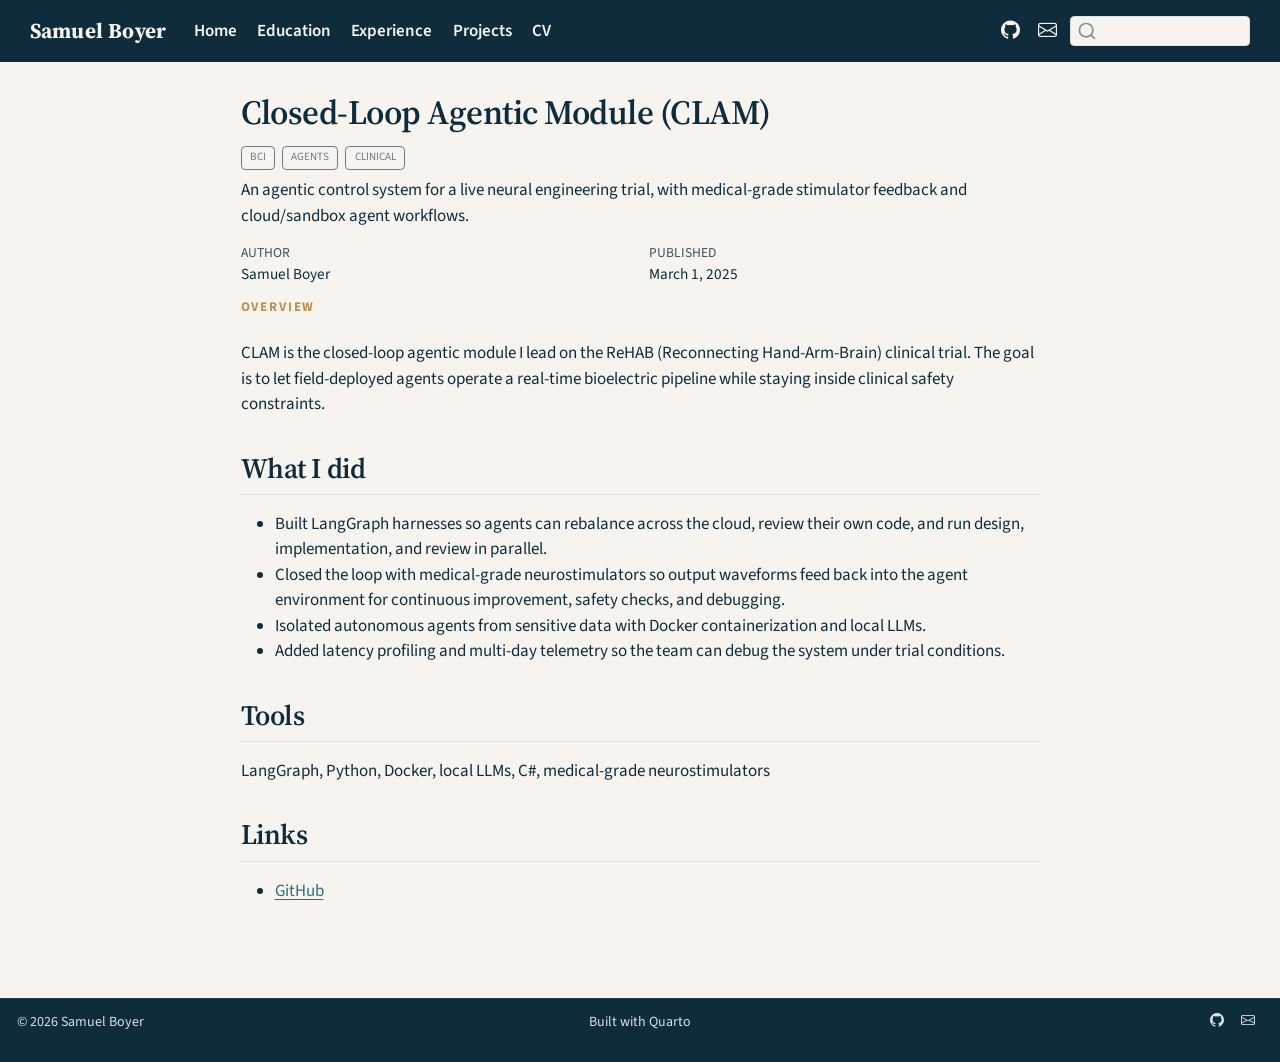
<file: docs/projects/items/project-one.html>
<!DOCTYPE html>
<html xmlns="http://www.w3.org/1999/xhtml" lang="en" xml:lang="en"><head>

<meta charset="utf-8">
<meta name="generator" content="quarto-1.10.18">

<meta name="viewport" content="width=device-width, initial-scale=1.0, user-scalable=yes">

<meta name="author" content="Samuel Boyer">
<meta name="dcterms.date" content="2025-03-01">
<meta name="description" content="An agentic control system for a live neural engineering trial, with medical-grade stimulator feedback and cloud/sandbox agent workflows.">

<title>Closed-Loop Agentic Module (CLAM) – Samuel Boyer</title>
<style>
/* Default styles provided by pandoc.
** See https://pandoc.org/MANUAL.html#variables-for-html for config info.
*/
span.smallcaps{font-variant: small-caps;}
div.columns{display: flex; gap: 1.5em;}
div.column{flex: auto;}
@media screen {
div.columns{gap: min(4vw, 1.5em);}
div.column{overflow-x: auto;}
}
div.hanging-indent{margin-left: 1.5em; text-indent: -1.5em;}
ul.task-list{list-style: none;}
ul.task-list li input[type="checkbox"] {
  width: 0.8em;
  margin: 0 0.8em 0.2em -1em; /* quarto-specific, see https://github.com/quarto-dev/quarto-cli/issues/4556 */ 
  vertical-align: middle;
}
</style>


<script src="../../site_libs/quarto-nav/quarto-nav.js"></script>
<script src="../../site_libs/clipboard/clipboard.min.js"></script>
<script src="../../site_libs/quarto-search/autocomplete.umd.js"></script>
<script src="../../site_libs/quarto-search/fuse.min.js"></script>
<script src="../../site_libs/quarto-search/quarto-search.js"></script>
<meta name="quarto:offset" content="../../">
<link href="../../assets/favicon.png" rel="icon" type="image/png">
<script src="../../site_libs/quarto-html/quarto.js" type="module"></script>
<script src="../../site_libs/quarto-html/tabsets/tabsets.js" type="module"></script>
<script src="../../site_libs/quarto-html/popper.min.js"></script>
<script src="../../site_libs/quarto-html/tippy.umd.min.js"></script>
<script src="../../site_libs/quarto-html/anchor.min.js"></script>
<link href="../../site_libs/quarto-html/tippy.css" rel="stylesheet">
<link href="../../site_libs/quarto-html/quarto-syntax-highlighting-64a204ab8560d761af7679ceaba22944.css" rel="stylesheet" id="quarto-text-highlighting-styles">
<script src="../../site_libs/bootstrap/bootstrap.min.js"></script>
<link href="../../site_libs/bootstrap/bootstrap-icons.css" rel="stylesheet">
<link href="../../site_libs/bootstrap/bootstrap-e770499ae281923d0e1f751b6629d82a.min.css" rel="stylesheet" append-hash="true" id="quarto-bootstrap" data-mode="light">
<script id="quarto-search-options" type="application/json">{
  "location": "navbar",
  "copy-button": false,
  "collapse-after": 3,
  "panel-placement": "end",
  "type": "textbox",
  "limit": 50,
  "keyboard-shortcut": [
    "f",
    "/",
    "s"
  ],
  "language": {
    "search-no-results-text": "No results",
    "search-matching-documents-text": "matching documents",
    "search-copy-link-title": "Copy link to search",
    "search-hide-matches-text": "Hide additional matches",
    "search-more-match-text": "more match in this document",
    "search-more-matches-text": "more matches in this document",
    "search-clear-button-title": "Clear",
    "search-text-placeholder": "",
    "search-detached-cancel-button-title": "Cancel",
    "search-submit-button-title": "Submit",
    "search-label": "Search"
  }
}</script>
<style>html{ scroll-behavior: smooth; }</style>
<link rel="preconnect" href="https://fonts.googleapis.com">
<link rel="preconnect" href="https://fonts.gstatic.com" crossorigin="">
<link href="https://fonts.googleapis.com/css2?family=Source+Sans+3:ital,wght@0,400;0,600;0,700;1,400&amp;family=Source+Serif+4:opsz,wght@8..60,600;8..60,700&amp;display=swap" rel="stylesheet">
<style>.btn.btn-cv,.btn-cv{color:#f7f4ef!important}</style>


<link rel="stylesheet" href="../../extra.css">
</head>

<body class="nav-fixed fullcontent quarto-light">

<div id="quarto-search-results"></div>
  <header id="quarto-header" class="headroom fixed-top">
    <nav class="navbar navbar-expand-lg " data-bs-theme="dark">
      <div class="navbar-container container-fluid">
      <div class="navbar-brand-container mx-auto">
    <a class="navbar-brand" href="../../index.html">
    <span class="navbar-title">Samuel Boyer</span>
    </a>
  </div>
            <div id="quarto-search" class="" title="Search"></div>
          <button class="navbar-toggler" type="button" data-bs-toggle="collapse" data-bs-target="#navbarCollapse" aria-controls="navbarCollapse" role="menu" aria-expanded="false" aria-label="Toggle navigation" onclick="if (window.quartoToggleHeadroom) { window.quartoToggleHeadroom(); }">
  <span class="navbar-toggler-icon"></span>
</button>
          <div class="collapse navbar-collapse" id="navbarCollapse">
            <ul class="navbar-nav navbar-nav-scroll me-auto">
  <li class="nav-item">
    <a class="nav-link" href="../../index.html"> 
<span class="menu-text">Home</span></a>
  </li>  
  <li class="nav-item">
    <a class="nav-link" href="../../education.html"> 
<span class="menu-text">Education</span></a>
  </li>  
  <li class="nav-item">
    <a class="nav-link" href="../../experience.html"> 
<span class="menu-text">Experience</span></a>
  </li>  
  <li class="nav-item">
    <a class="nav-link" href="../../projects/index.html"> 
<span class="menu-text">Projects</span></a>
  </li>  
  <li class="nav-item">
    <a class="nav-link" href="../../cv.html"> 
<span class="menu-text">CV</span></a>
  </li>  
</ul>
            <ul class="navbar-nav navbar-nav-scroll ms-auto">
  <li class="nav-item compact">
    <a class="nav-link" href="https://github.com/SamJBoyer"> <i class="bi bi-github" role="img" aria-label="GitHub">
</i> 
<span class="menu-text"></span></a>
  </li>  
  <li class="nav-item compact">
    <a class="nav-link" href="mailto:sam.james.boyer@gmail.com"> <i class="bi bi-envelope" role="img" aria-label="Email">
</i> 
<span class="menu-text"></span></a>
  </li>  
</ul>
          </div> <!-- /navcollapse -->
            <div class="quarto-navbar-tools">
</div>
      </div> <!-- /container-fluid -->
    </nav>
</header>
<!-- content -->
<div id="quarto-content" class="quarto-container page-columns page-rows-contents page-layout-article page-navbar">
<!-- sidebar -->
<!-- margin-sidebar -->
    
<!-- main -->
<main class="content" id="quarto-document-content">

<header id="title-block-header" class="quarto-title-block default">
<div class="quarto-title">
<h1 class="title">Closed-Loop Agentic Module (CLAM)</h1>
  <div class="quarto-categories">
    <div class="quarto-category">BCI</div>
    <div class="quarto-category">agents</div>
    <div class="quarto-category">clinical</div>
  </div>
  </div>

<div>
  <div class="description">
    An agentic control system for a live neural engineering trial, with medical-grade stimulator feedback and cloud/sandbox agent workflows.
  </div>
</div>


<div class="quarto-title-meta">

    <div>
    <div class="quarto-title-meta-heading">Author</div>
    <div class="quarto-title-meta-contents">
             <p>Samuel Boyer </p>
          </div>
  </div>
    
    <div>
    <div class="quarto-title-meta-heading">Published</div>
    <div class="quarto-title-meta-contents">
      <p class="date">March 1, 2025</p>
    </div>
  </div>
  
    
  </div>
  


</header>


<p><span class="section-kicker">Overview</span></p>
<p>CLAM is the closed-loop agentic module I lead on the ReHAB (Reconnecting Hand-Arm-Brain) clinical trial. The goal is to let field-deployed agents operate a real-time bioelectric pipeline while staying inside clinical safety constraints.</p>
<section id="what-i-did" class="level2">
<h2 class="anchored" data-anchor-id="what-i-did">What I did</h2>
<ul>
<li>Built LangGraph harnesses so agents can rebalance across the cloud, review their own code, and run design, implementation, and review in parallel.</li>
<li>Closed the loop with medical-grade neurostimulators so output waveforms feed back into the agent environment for continuous improvement, safety checks, and debugging.</li>
<li>Isolated autonomous agents from sensitive data with Docker containerization and local LLMs.</li>
<li>Added latency profiling and multi-day telemetry so the team can debug the system under trial conditions.</li>
</ul>
</section>
<section id="tools" class="level2">
<h2 class="anchored" data-anchor-id="tools">Tools</h2>
<p>LangGraph, Python, Docker, local LLMs, C#, medical-grade neurostimulators</p>
</section>
<section id="links" class="level2">
<h2 class="anchored" data-anchor-id="links">Links</h2>
<ul>
<li><a href="https://github.com/SamJBoyer">GitHub</a></li>
</ul>


</section>

</main> <!-- /main -->
<script id="quarto-html-after-body" type="application/javascript">
  window.document.addEventListener("DOMContentLoaded", function (event) {
    const icon = "";
    const anchorJS = new window.AnchorJS();
    anchorJS.options = {
      placement: 'right',
      icon: icon
    };
    anchorJS.add('.anchored');
    const isCodeAnnotation = (el) => {
      for (const clz of el.classList) {
        if (clz.startsWith('code-annotation-')) {                     
          return true;
        }
      }
      return false;
    }
    const onCopySuccess = function(e) {
      // button target
      const button = e.trigger;
      // don't keep focus
      button.blur();
      // flash "checked"
      button.classList.add('code-copy-button-checked');
      var currentTitle = button.getAttribute("title");
      button.setAttribute("title", "Copied!");
      let tooltip;
      if (window.bootstrap) {
        button.setAttribute("data-bs-toggle", "tooltip");
        button.setAttribute("data-bs-placement", "left");
        button.setAttribute("data-bs-title", "Copied!");
        tooltip = new bootstrap.Tooltip(button, 
          { trigger: "manual", 
            customClass: "code-copy-button-tooltip",
            offset: [0, -8]});
        tooltip.show();    
      }
      setTimeout(function() {
        if (tooltip) {
          tooltip.hide();
          button.removeAttribute("data-bs-title");
          button.removeAttribute("data-bs-toggle");
          button.removeAttribute("data-bs-placement");
        }
        button.setAttribute("title", currentTitle);
        button.classList.remove('code-copy-button-checked');
      }, 1000);
      // clear code selection
      e.clearSelection();
    }
    const getTextToCopy = function(trigger) {
      const outerScaffold = trigger.parentElement.cloneNode(true);
      const codeEl = outerScaffold.querySelector('code');
      for (const childEl of codeEl.children) {
        if (isCodeAnnotation(childEl)) {
          childEl.remove();
        }
      }
      return codeEl.innerText;
    }
    const clipboard = new window.ClipboardJS('.code-copy-button:not([data-in-quarto-modal])', {
      text: getTextToCopy
    });
    clipboard.on('success', onCopySuccess);
    if (window.document.getElementById('quarto-embedded-source-code-modal')) {
      const clipboardModal = new window.ClipboardJS('.code-copy-button[data-in-quarto-modal]', {
        text: getTextToCopy,
        container: window.document.getElementById('quarto-embedded-source-code-modal')
      });
      clipboardModal.on('success', onCopySuccess);
    }
      var localhostRegex = new RegExp(/^(?:http|https):\/\/localhost\:?[0-9]*\//);
      var mailtoRegex = new RegExp(/^mailto:/);
        var filterRegex = new RegExp("https:\/\/samjboyer\.github\.io\/MyWebsite");
      var isInternal = (href) => {
          return filterRegex.test(href) || localhostRegex.test(href) || mailtoRegex.test(href);
      }
      // Inspect non-navigation links and adorn them if external
     var links = window.document.querySelectorAll('a[href]:not(.nav-link):not(.navbar-brand):not(.toc-action):not(.sidebar-link):not(.sidebar-item-toggle):not(.pagination-link):not(.no-external):not([aria-hidden]):not(.dropdown-item):not(.quarto-navigation-tool):not(.about-link)');
      for (var i=0; i<links.length; i++) {
        const link = links[i];
        if (!isInternal(link.href)) {
          // undo the damage that might have been done by quarto-nav.js in the case of
          // links that we want to consider external
          if (link.dataset.originalHref !== undefined) {
            link.href = link.dataset.originalHref;
          }
        }
      }
    function tippyHover(el, contentFn, onTriggerFn, onUntriggerFn) {
      const config = {
        allowHTML: true,
        maxWidth: 500,
        delay: 100,
        arrow: false,
        appendTo: function(el) {
            return el.parentElement;
        },
        interactive: true,
        interactiveBorder: 10,
        theme: 'quarto',
        placement: 'bottom-start',
      };
      if (contentFn) {
        config.content = contentFn;
      }
      if (onTriggerFn) {
        config.onTrigger = onTriggerFn;
      }
      if (onUntriggerFn) {
        config.onUntrigger = onUntriggerFn;
      }
      window.tippy(el, config); 
    }
    const noterefs = window.document.querySelectorAll('a[role="doc-noteref"]');
    for (var i=0; i<noterefs.length; i++) {
      const ref = noterefs[i];
      tippyHover(ref, function() {
        // use id or data attribute instead here
        let href = ref.getAttribute('data-footnote-href') || ref.getAttribute('href');
        try { href = new URL(href).hash; } catch {}
        const id = href.replace(/^#\/?/, "");
        const note = window.document.getElementById(id);
        if (note) {
          return note.innerHTML;
        } else {
          return "";
        }
      });
    }
    const xrefs = window.document.querySelectorAll('a.quarto-xref');
    const processXRef = (id, note) => {
      // Strip column container classes
      const stripColumnClz = (el) => {
        el.classList.remove("page-full", "page-columns");
        if (el.children) {
          for (const child of el.children) {
            stripColumnClz(child);
          }
        }
      }
      stripColumnClz(note)
      if (id === null || id.startsWith('sec-')) {
        // Special case sections, only their first couple elements
        const container = document.createElement("div");
        if (note.children && note.children.length > 2) {
          container.appendChild(note.children[0].cloneNode(true));
          for (let i = 1; i < note.children.length; i++) {
            const child = note.children[i];
            if (child.tagName === "P" && child.innerText === "") {
              continue;
            } else {
              container.appendChild(child.cloneNode(true));
              break;
            }
          }
          if (window.Quarto?.typesetMath) {
            window.Quarto.typesetMath(container);
          }
          return container.innerHTML
        } else {
          if (window.Quarto?.typesetMath) {
            window.Quarto.typesetMath(note);
          }
          return note.innerHTML;
        }
      } else {
        // Remove any anchor links if they are present
        const anchorLink = note.querySelector('a.anchorjs-link');
        if (anchorLink) {
          anchorLink.remove();
        }
        if (window.Quarto?.typesetMath) {
          window.Quarto.typesetMath(note);
        }
        if (note.classList.contains("callout")) {
          return note.outerHTML;
        } else {
          return note.innerHTML;
        }
      }
    }
    for (var i=0; i<xrefs.length; i++) {
      const xref = xrefs[i];
      tippyHover(xref, undefined, function(instance) {
        instance.disable();
        let url = xref.getAttribute('href');
        let hash = undefined; 
        if (url.startsWith('#')) {
          hash = url;
        } else {
          try { hash = new URL(url).hash; } catch {}
        }
        if (hash) {
          const id = hash.replace(/^#\/?/, "");
          const note = window.document.getElementById(id);
          if (note !== null) {
            try {
              const html = processXRef(id, note.cloneNode(true));
              instance.setContent(html);
            } finally {
              instance.enable();
              instance.show();
            }
          } else {
            // See if we can fetch this
            fetch(url.split('#')[0])
            .then(res => res.text())
            .then(html => {
              const parser = new DOMParser();
              const htmlDoc = parser.parseFromString(html, "text/html");
              const note = htmlDoc.getElementById(id);
              if (note !== null) {
                const html = processXRef(id, note);
                instance.setContent(html);
              } 
            }).finally(() => {
              instance.enable();
              instance.show();
            });
          }
        } else {
          // See if we can fetch a full url (with no hash to target)
          // This is a special case and we should probably do some content thinning / targeting
          fetch(url)
          .then(res => res.text())
          .then(html => {
            const parser = new DOMParser();
            const htmlDoc = parser.parseFromString(html, "text/html");
            const note = htmlDoc.querySelector('main.content');
            if (note !== null) {
              // This should only happen for chapter cross references
              // (since there is no id in the URL)
              // remove the first header
              if (note.children.length > 0 && note.children[0].tagName === "HEADER") {
                note.children[0].remove();
              }
              const html = processXRef(null, note);
              instance.setContent(html);
            } 
          }).finally(() => {
            instance.enable();
            instance.show();
          });
        }
      }, function(instance) {
      });
    }
        let selectedAnnoteEl;
        const selectorForAnnotation = ( cell, annotation) => {
          let cellAttr = 'data-code-cell="' + cell + '"';
          let lineAttr = 'data-code-annotation="' +  annotation + '"';
          const selector = 'span[' + cellAttr + '][' + lineAttr + ']';
          return selector;
        }
        const selectCodeLines = (annoteEl) => {
          const doc = window.document;
          const targetCell = annoteEl.getAttribute("data-target-cell");
          const targetAnnotation = annoteEl.getAttribute("data-target-annotation");
          const annoteSpan = window.document.querySelector(selectorForAnnotation(targetCell, targetAnnotation));
          const lines = annoteSpan.getAttribute("data-code-lines").split(",");
          const lineIds = lines.map((line) => {
            return targetCell + "-" + line;
          })
          let top = null;
          let height = null;
          let parent = null;
          if (lineIds.length > 0) {
              //compute the position of the single el (top and bottom and make a div)
              const el = window.document.getElementById(lineIds[0]);
              top = el.offsetTop;
              height = el.offsetHeight;
              parent = el.parentElement.parentElement;
            if (lineIds.length > 1) {
              const lastEl = window.document.getElementById(lineIds[lineIds.length - 1]);
              const bottom = lastEl.offsetTop + lastEl.offsetHeight;
              height = bottom - top;
            }
            if (top !== null && height !== null && parent !== null) {
              // cook up a div (if necessary) and position it 
              let div = window.document.getElementById("code-annotation-line-highlight");
              if (div === null) {
                div = window.document.createElement("div");
                div.setAttribute("id", "code-annotation-line-highlight");
                div.style.position = 'absolute';
                parent.appendChild(div);
              }
              div.style.top = top - 2 + "px";
              div.style.height = height + 4 + "px";
              div.style.left = 0;
              let gutterDiv = window.document.getElementById("code-annotation-line-highlight-gutter");
              if (gutterDiv === null) {
                gutterDiv = window.document.createElement("div");
                gutterDiv.setAttribute("id", "code-annotation-line-highlight-gutter");
                gutterDiv.style.position = 'absolute';
                const codeCell = window.document.getElementById(targetCell);
                const gutter = codeCell.querySelector('.code-annotation-gutter');
                gutter.appendChild(gutterDiv);
              }
              gutterDiv.style.top = top - 2 + "px";
              gutterDiv.style.height = height + 4 + "px";
            }
            selectedAnnoteEl = annoteEl;
          }
        };
        const unselectCodeLines = () => {
          const elementsIds = ["code-annotation-line-highlight", "code-annotation-line-highlight-gutter"];
          elementsIds.forEach((elId) => {
            const div = window.document.getElementById(elId);
            if (div) {
              div.remove();
            }
          });
          selectedAnnoteEl = undefined;
        };
          // Handle positioning of the toggle
      window.addEventListener(
        "resize",
        throttle(() => {
          elRect = undefined;
          if (selectedAnnoteEl) {
            selectCodeLines(selectedAnnoteEl);
          }
        }, 10)
      );
      function throttle(fn, ms) {
      let throttle = false;
      let timer;
        return (...args) => {
          if(!throttle) { // first call gets through
              fn.apply(this, args);
              throttle = true;
          } else { // all the others get throttled
              if(timer) clearTimeout(timer); // cancel #2
              timer = setTimeout(() => {
                fn.apply(this, args);
                timer = throttle = false;
              }, ms);
          }
        };
      }
        // Attach click handler to the DT
        const annoteDls = window.document.querySelectorAll('dt[data-target-cell]');
        for (const annoteDlNode of annoteDls) {
          annoteDlNode.addEventListener('click', (event) => {
            const clickedEl = event.target;
            if (clickedEl !== selectedAnnoteEl) {
              unselectCodeLines();
              const activeEl = window.document.querySelector('dt[data-target-cell].code-annotation-active');
              if (activeEl) {
                activeEl.classList.remove('code-annotation-active');
              }
              selectCodeLines(clickedEl);
              clickedEl.classList.add('code-annotation-active');
            } else {
              // Unselect the line
              unselectCodeLines();
              clickedEl.classList.remove('code-annotation-active');
            }
          });
        }
    const findCites = (el) => {
      const parentEl = el.parentElement;
      if (parentEl) {
        const cites = parentEl.dataset.cites;
        if (cites) {
          return {
            el,
            cites: cites.split(' ')
          };
        } else {
          return findCites(el.parentElement)
        }
      } else {
        return undefined;
      }
    };
    var bibliorefs = window.document.querySelectorAll('a[role="doc-biblioref"]');
    for (var i=0; i<bibliorefs.length; i++) {
      const ref = bibliorefs[i];
      const citeInfo = findCites(ref);
      if (citeInfo) {
        tippyHover(citeInfo.el, function() {
          var popup = window.document.createElement('div');
          citeInfo.cites.forEach(function(cite) {
            var citeDiv = window.document.createElement('div');
            citeDiv.classList.add('hanging-indent');
            citeDiv.classList.add('csl-entry');
            var biblioDiv = window.document.getElementById('ref-' + cite);
            if (biblioDiv) {
              citeDiv.innerHTML = biblioDiv.innerHTML;
            }
            popup.appendChild(citeDiv);
          });
          return popup.innerHTML;
        });
      }
    }
  });
  </script>
</div> <!-- /content -->
<footer class="footer">
  <div class="nav-footer">
    <div class="nav-footer-left">
<p>© 2026 Samuel Boyer</p>
</div>   
    <div class="nav-footer-center">
<p>Built with Quarto</p>
</div>
    <div class="nav-footer-right">
      <ul class="footer-items list-unstyled">
    <li class="nav-item compact">
    <a class="nav-link" href="https://github.com/SamJBoyer">
      <i class="bi bi-github" role="img" aria-label="GitHub">
</i> 
    </a>
  </li>  
    <li class="nav-item compact">
    <a class="nav-link" href="mailto:sam.james.boyer@gmail.com">
      <i class="bi bi-envelope" role="img" aria-label="Email">
</i> 
    </a>
  </li>  
</ul>
    </div>
  </div>
</footer>




<script src="../../site_libs/quarto-html/zenscroll-min.js"></script>
</body></html>
</file>
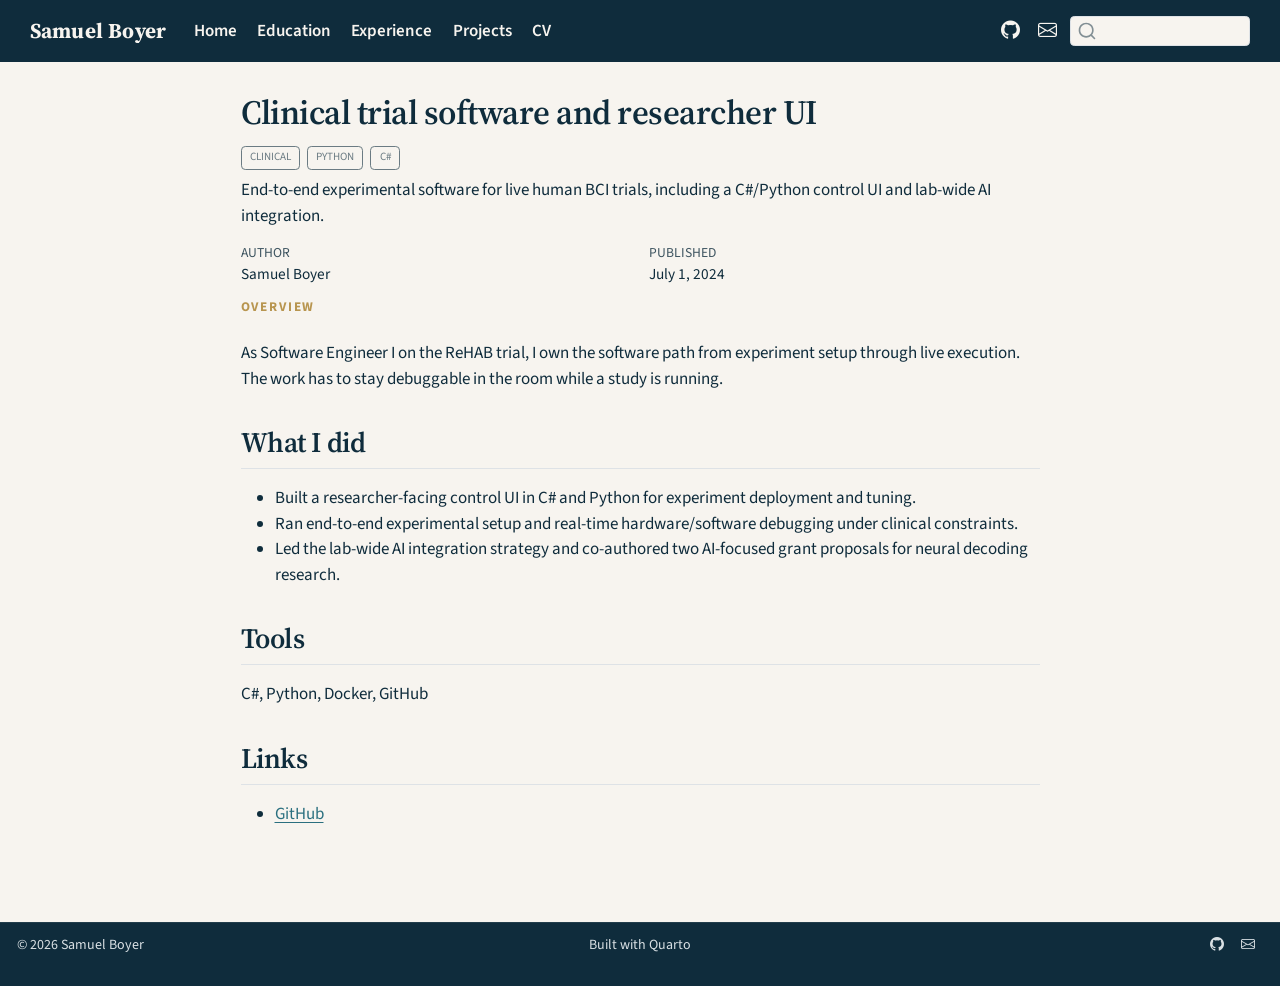
<file: docs/projects/items/project-three.html>
<!DOCTYPE html>
<html xmlns="http://www.w3.org/1999/xhtml" lang="en" xml:lang="en"><head>

<meta charset="utf-8">
<meta name="generator" content="quarto-1.10.18">

<meta name="viewport" content="width=device-width, initial-scale=1.0, user-scalable=yes">

<meta name="author" content="Samuel Boyer">
<meta name="dcterms.date" content="2024-07-01">
<meta name="description" content="End-to-end experimental software for live human BCI trials, including a C#/Python control UI and lab-wide AI integration.">

<title>Clinical trial software and researcher UI – Samuel Boyer</title>
<style>
/* Default styles provided by pandoc.
** See https://pandoc.org/MANUAL.html#variables-for-html for config info.
*/
span.smallcaps{font-variant: small-caps;}
div.columns{display: flex; gap: 1.5em;}
div.column{flex: auto;}
@media screen {
div.columns{gap: min(4vw, 1.5em);}
div.column{overflow-x: auto;}
}
div.hanging-indent{margin-left: 1.5em; text-indent: -1.5em;}
ul.task-list{list-style: none;}
ul.task-list li input[type="checkbox"] {
  width: 0.8em;
  margin: 0 0.8em 0.2em -1em; /* quarto-specific, see https://github.com/quarto-dev/quarto-cli/issues/4556 */ 
  vertical-align: middle;
}
</style>


<script src="../../site_libs/quarto-nav/quarto-nav.js"></script>
<script src="../../site_libs/clipboard/clipboard.min.js"></script>
<script src="../../site_libs/quarto-search/autocomplete.umd.js"></script>
<script src="../../site_libs/quarto-search/fuse.min.js"></script>
<script src="../../site_libs/quarto-search/quarto-search.js"></script>
<meta name="quarto:offset" content="../../">
<link href="../../assets/favicon.png" rel="icon" type="image/png">
<script src="../../site_libs/quarto-html/quarto.js" type="module"></script>
<script src="../../site_libs/quarto-html/tabsets/tabsets.js" type="module"></script>
<script src="../../site_libs/quarto-html/popper.min.js"></script>
<script src="../../site_libs/quarto-html/tippy.umd.min.js"></script>
<script src="../../site_libs/quarto-html/anchor.min.js"></script>
<link href="../../site_libs/quarto-html/tippy.css" rel="stylesheet">
<link href="../../site_libs/quarto-html/quarto-syntax-highlighting-64a204ab8560d761af7679ceaba22944.css" rel="stylesheet" id="quarto-text-highlighting-styles">
<script src="../../site_libs/bootstrap/bootstrap.min.js"></script>
<link href="../../site_libs/bootstrap/bootstrap-icons.css" rel="stylesheet">
<link href="../../site_libs/bootstrap/bootstrap-e770499ae281923d0e1f751b6629d82a.min.css" rel="stylesheet" append-hash="true" id="quarto-bootstrap" data-mode="light">
<script id="quarto-search-options" type="application/json">{
  "location": "navbar",
  "copy-button": false,
  "collapse-after": 3,
  "panel-placement": "end",
  "type": "textbox",
  "limit": 50,
  "keyboard-shortcut": [
    "f",
    "/",
    "s"
  ],
  "language": {
    "search-no-results-text": "No results",
    "search-matching-documents-text": "matching documents",
    "search-copy-link-title": "Copy link to search",
    "search-hide-matches-text": "Hide additional matches",
    "search-more-match-text": "more match in this document",
    "search-more-matches-text": "more matches in this document",
    "search-clear-button-title": "Clear",
    "search-text-placeholder": "",
    "search-detached-cancel-button-title": "Cancel",
    "search-submit-button-title": "Submit",
    "search-label": "Search"
  }
}</script>
<style>html{ scroll-behavior: smooth; }</style>
<link rel="preconnect" href="https://fonts.googleapis.com">
<link rel="preconnect" href="https://fonts.gstatic.com" crossorigin="">
<link href="https://fonts.googleapis.com/css2?family=Source+Sans+3:ital,wght@0,400;0,600;0,700;1,400&amp;family=Source+Serif+4:opsz,wght@8..60,600;8..60,700&amp;display=swap" rel="stylesheet">
<style>.btn.btn-cv,.btn-cv{color:#f7f4ef!important}</style>


<link rel="stylesheet" href="../../extra.css">
</head>

<body class="nav-fixed fullcontent quarto-light">

<div id="quarto-search-results"></div>
  <header id="quarto-header" class="headroom fixed-top">
    <nav class="navbar navbar-expand-lg " data-bs-theme="dark">
      <div class="navbar-container container-fluid">
      <div class="navbar-brand-container mx-auto">
    <a class="navbar-brand" href="../../index.html">
    <span class="navbar-title">Samuel Boyer</span>
    </a>
  </div>
            <div id="quarto-search" class="" title="Search"></div>
          <button class="navbar-toggler" type="button" data-bs-toggle="collapse" data-bs-target="#navbarCollapse" aria-controls="navbarCollapse" role="menu" aria-expanded="false" aria-label="Toggle navigation" onclick="if (window.quartoToggleHeadroom) { window.quartoToggleHeadroom(); }">
  <span class="navbar-toggler-icon"></span>
</button>
          <div class="collapse navbar-collapse" id="navbarCollapse">
            <ul class="navbar-nav navbar-nav-scroll me-auto">
  <li class="nav-item">
    <a class="nav-link" href="../../index.html"> 
<span class="menu-text">Home</span></a>
  </li>  
  <li class="nav-item">
    <a class="nav-link" href="../../education.html"> 
<span class="menu-text">Education</span></a>
  </li>  
  <li class="nav-item">
    <a class="nav-link" href="../../experience.html"> 
<span class="menu-text">Experience</span></a>
  </li>  
  <li class="nav-item">
    <a class="nav-link" href="../../projects/index.html"> 
<span class="menu-text">Projects</span></a>
  </li>  
  <li class="nav-item">
    <a class="nav-link" href="../../cv.html"> 
<span class="menu-text">CV</span></a>
  </li>  
</ul>
            <ul class="navbar-nav navbar-nav-scroll ms-auto">
  <li class="nav-item compact">
    <a class="nav-link" href="https://github.com/SamJBoyer"> <i class="bi bi-github" role="img" aria-label="GitHub">
</i> 
<span class="menu-text"></span></a>
  </li>  
  <li class="nav-item compact">
    <a class="nav-link" href="mailto:sam.james.boyer@gmail.com"> <i class="bi bi-envelope" role="img" aria-label="Email">
</i> 
<span class="menu-text"></span></a>
  </li>  
</ul>
          </div> <!-- /navcollapse -->
            <div class="quarto-navbar-tools">
</div>
      </div> <!-- /container-fluid -->
    </nav>
</header>
<!-- content -->
<div id="quarto-content" class="quarto-container page-columns page-rows-contents page-layout-article page-navbar">
<!-- sidebar -->
<!-- margin-sidebar -->
    
<!-- main -->
<main class="content" id="quarto-document-content">

<header id="title-block-header" class="quarto-title-block default">
<div class="quarto-title">
<h1 class="title">Clinical trial software and researcher UI</h1>
  <div class="quarto-categories">
    <div class="quarto-category">clinical</div>
    <div class="quarto-category">Python</div>
    <div class="quarto-category">C#</div>
  </div>
  </div>

<div>
  <div class="description">
    End-to-end experimental software for live human BCI trials, including a C#/Python control UI and lab-wide AI integration.
  </div>
</div>


<div class="quarto-title-meta">

    <div>
    <div class="quarto-title-meta-heading">Author</div>
    <div class="quarto-title-meta-contents">
             <p>Samuel Boyer </p>
          </div>
  </div>
    
    <div>
    <div class="quarto-title-meta-heading">Published</div>
    <div class="quarto-title-meta-contents">
      <p class="date">July 1, 2024</p>
    </div>
  </div>
  
    
  </div>
  


</header>


<p><span class="section-kicker">Overview</span></p>
<p>As Software Engineer I on the ReHAB trial, I own the software path from experiment setup through live execution. The work has to stay debuggable in the room while a study is running.</p>
<section id="what-i-did" class="level2">
<h2 class="anchored" data-anchor-id="what-i-did">What I did</h2>
<ul>
<li>Built a researcher-facing control UI in C# and Python for experiment deployment and tuning.</li>
<li>Ran end-to-end experimental setup and real-time hardware/software debugging under clinical constraints.</li>
<li>Led the lab-wide AI integration strategy and co-authored two AI-focused grant proposals for neural decoding research.</li>
</ul>
</section>
<section id="tools" class="level2">
<h2 class="anchored" data-anchor-id="tools">Tools</h2>
<p>C#, Python, Docker, GitHub</p>
</section>
<section id="links" class="level2">
<h2 class="anchored" data-anchor-id="links">Links</h2>
<ul>
<li><a href="https://github.com/SamJBoyer">GitHub</a></li>
</ul>


</section>

</main> <!-- /main -->
<script id="quarto-html-after-body" type="application/javascript">
  window.document.addEventListener("DOMContentLoaded", function (event) {
    const icon = "";
    const anchorJS = new window.AnchorJS();
    anchorJS.options = {
      placement: 'right',
      icon: icon
    };
    anchorJS.add('.anchored');
    const isCodeAnnotation = (el) => {
      for (const clz of el.classList) {
        if (clz.startsWith('code-annotation-')) {                     
          return true;
        }
      }
      return false;
    }
    const onCopySuccess = function(e) {
      // button target
      const button = e.trigger;
      // don't keep focus
      button.blur();
      // flash "checked"
      button.classList.add('code-copy-button-checked');
      var currentTitle = button.getAttribute("title");
      button.setAttribute("title", "Copied!");
      let tooltip;
      if (window.bootstrap) {
        button.setAttribute("data-bs-toggle", "tooltip");
        button.setAttribute("data-bs-placement", "left");
        button.setAttribute("data-bs-title", "Copied!");
        tooltip = new bootstrap.Tooltip(button, 
          { trigger: "manual", 
            customClass: "code-copy-button-tooltip",
            offset: [0, -8]});
        tooltip.show();    
      }
      setTimeout(function() {
        if (tooltip) {
          tooltip.hide();
          button.removeAttribute("data-bs-title");
          button.removeAttribute("data-bs-toggle");
          button.removeAttribute("data-bs-placement");
        }
        button.setAttribute("title", currentTitle);
        button.classList.remove('code-copy-button-checked');
      }, 1000);
      // clear code selection
      e.clearSelection();
    }
    const getTextToCopy = function(trigger) {
      const outerScaffold = trigger.parentElement.cloneNode(true);
      const codeEl = outerScaffold.querySelector('code');
      for (const childEl of codeEl.children) {
        if (isCodeAnnotation(childEl)) {
          childEl.remove();
        }
      }
      return codeEl.innerText;
    }
    const clipboard = new window.ClipboardJS('.code-copy-button:not([data-in-quarto-modal])', {
      text: getTextToCopy
    });
    clipboard.on('success', onCopySuccess);
    if (window.document.getElementById('quarto-embedded-source-code-modal')) {
      const clipboardModal = new window.ClipboardJS('.code-copy-button[data-in-quarto-modal]', {
        text: getTextToCopy,
        container: window.document.getElementById('quarto-embedded-source-code-modal')
      });
      clipboardModal.on('success', onCopySuccess);
    }
      var localhostRegex = new RegExp(/^(?:http|https):\/\/localhost\:?[0-9]*\//);
      var mailtoRegex = new RegExp(/^mailto:/);
        var filterRegex = new RegExp("https:\/\/samjboyer\.github\.io\/MyWebsite");
      var isInternal = (href) => {
          return filterRegex.test(href) || localhostRegex.test(href) || mailtoRegex.test(href);
      }
      // Inspect non-navigation links and adorn them if external
     var links = window.document.querySelectorAll('a[href]:not(.nav-link):not(.navbar-brand):not(.toc-action):not(.sidebar-link):not(.sidebar-item-toggle):not(.pagination-link):not(.no-external):not([aria-hidden]):not(.dropdown-item):not(.quarto-navigation-tool):not(.about-link)');
      for (var i=0; i<links.length; i++) {
        const link = links[i];
        if (!isInternal(link.href)) {
          // undo the damage that might have been done by quarto-nav.js in the case of
          // links that we want to consider external
          if (link.dataset.originalHref !== undefined) {
            link.href = link.dataset.originalHref;
          }
        }
      }
    function tippyHover(el, contentFn, onTriggerFn, onUntriggerFn) {
      const config = {
        allowHTML: true,
        maxWidth: 500,
        delay: 100,
        arrow: false,
        appendTo: function(el) {
            return el.parentElement;
        },
        interactive: true,
        interactiveBorder: 10,
        theme: 'quarto',
        placement: 'bottom-start',
      };
      if (contentFn) {
        config.content = contentFn;
      }
      if (onTriggerFn) {
        config.onTrigger = onTriggerFn;
      }
      if (onUntriggerFn) {
        config.onUntrigger = onUntriggerFn;
      }
      window.tippy(el, config); 
    }
    const noterefs = window.document.querySelectorAll('a[role="doc-noteref"]');
    for (var i=0; i<noterefs.length; i++) {
      const ref = noterefs[i];
      tippyHover(ref, function() {
        // use id or data attribute instead here
        let href = ref.getAttribute('data-footnote-href') || ref.getAttribute('href');
        try { href = new URL(href).hash; } catch {}
        const id = href.replace(/^#\/?/, "");
        const note = window.document.getElementById(id);
        if (note) {
          return note.innerHTML;
        } else {
          return "";
        }
      });
    }
    const xrefs = window.document.querySelectorAll('a.quarto-xref');
    const processXRef = (id, note) => {
      // Strip column container classes
      const stripColumnClz = (el) => {
        el.classList.remove("page-full", "page-columns");
        if (el.children) {
          for (const child of el.children) {
            stripColumnClz(child);
          }
        }
      }
      stripColumnClz(note)
      if (id === null || id.startsWith('sec-')) {
        // Special case sections, only their first couple elements
        const container = document.createElement("div");
        if (note.children && note.children.length > 2) {
          container.appendChild(note.children[0].cloneNode(true));
          for (let i = 1; i < note.children.length; i++) {
            const child = note.children[i];
            if (child.tagName === "P" && child.innerText === "") {
              continue;
            } else {
              container.appendChild(child.cloneNode(true));
              break;
            }
          }
          if (window.Quarto?.typesetMath) {
            window.Quarto.typesetMath(container);
          }
          return container.innerHTML
        } else {
          if (window.Quarto?.typesetMath) {
            window.Quarto.typesetMath(note);
          }
          return note.innerHTML;
        }
      } else {
        // Remove any anchor links if they are present
        const anchorLink = note.querySelector('a.anchorjs-link');
        if (anchorLink) {
          anchorLink.remove();
        }
        if (window.Quarto?.typesetMath) {
          window.Quarto.typesetMath(note);
        }
        if (note.classList.contains("callout")) {
          return note.outerHTML;
        } else {
          return note.innerHTML;
        }
      }
    }
    for (var i=0; i<xrefs.length; i++) {
      const xref = xrefs[i];
      tippyHover(xref, undefined, function(instance) {
        instance.disable();
        let url = xref.getAttribute('href');
        let hash = undefined; 
        if (url.startsWith('#')) {
          hash = url;
        } else {
          try { hash = new URL(url).hash; } catch {}
        }
        if (hash) {
          const id = hash.replace(/^#\/?/, "");
          const note = window.document.getElementById(id);
          if (note !== null) {
            try {
              const html = processXRef(id, note.cloneNode(true));
              instance.setContent(html);
            } finally {
              instance.enable();
              instance.show();
            }
          } else {
            // See if we can fetch this
            fetch(url.split('#')[0])
            .then(res => res.text())
            .then(html => {
              const parser = new DOMParser();
              const htmlDoc = parser.parseFromString(html, "text/html");
              const note = htmlDoc.getElementById(id);
              if (note !== null) {
                const html = processXRef(id, note);
                instance.setContent(html);
              } 
            }).finally(() => {
              instance.enable();
              instance.show();
            });
          }
        } else {
          // See if we can fetch a full url (with no hash to target)
          // This is a special case and we should probably do some content thinning / targeting
          fetch(url)
          .then(res => res.text())
          .then(html => {
            const parser = new DOMParser();
            const htmlDoc = parser.parseFromString(html, "text/html");
            const note = htmlDoc.querySelector('main.content');
            if (note !== null) {
              // This should only happen for chapter cross references
              // (since there is no id in the URL)
              // remove the first header
              if (note.children.length > 0 && note.children[0].tagName === "HEADER") {
                note.children[0].remove();
              }
              const html = processXRef(null, note);
              instance.setContent(html);
            } 
          }).finally(() => {
            instance.enable();
            instance.show();
          });
        }
      }, function(instance) {
      });
    }
        let selectedAnnoteEl;
        const selectorForAnnotation = ( cell, annotation) => {
          let cellAttr = 'data-code-cell="' + cell + '"';
          let lineAttr = 'data-code-annotation="' +  annotation + '"';
          const selector = 'span[' + cellAttr + '][' + lineAttr + ']';
          return selector;
        }
        const selectCodeLines = (annoteEl) => {
          const doc = window.document;
          const targetCell = annoteEl.getAttribute("data-target-cell");
          const targetAnnotation = annoteEl.getAttribute("data-target-annotation");
          const annoteSpan = window.document.querySelector(selectorForAnnotation(targetCell, targetAnnotation));
          const lines = annoteSpan.getAttribute("data-code-lines").split(",");
          const lineIds = lines.map((line) => {
            return targetCell + "-" + line;
          })
          let top = null;
          let height = null;
          let parent = null;
          if (lineIds.length > 0) {
              //compute the position of the single el (top and bottom and make a div)
              const el = window.document.getElementById(lineIds[0]);
              top = el.offsetTop;
              height = el.offsetHeight;
              parent = el.parentElement.parentElement;
            if (lineIds.length > 1) {
              const lastEl = window.document.getElementById(lineIds[lineIds.length - 1]);
              const bottom = lastEl.offsetTop + lastEl.offsetHeight;
              height = bottom - top;
            }
            if (top !== null && height !== null && parent !== null) {
              // cook up a div (if necessary) and position it 
              let div = window.document.getElementById("code-annotation-line-highlight");
              if (div === null) {
                div = window.document.createElement("div");
                div.setAttribute("id", "code-annotation-line-highlight");
                div.style.position = 'absolute';
                parent.appendChild(div);
              }
              div.style.top = top - 2 + "px";
              div.style.height = height + 4 + "px";
              div.style.left = 0;
              let gutterDiv = window.document.getElementById("code-annotation-line-highlight-gutter");
              if (gutterDiv === null) {
                gutterDiv = window.document.createElement("div");
                gutterDiv.setAttribute("id", "code-annotation-line-highlight-gutter");
                gutterDiv.style.position = 'absolute';
                const codeCell = window.document.getElementById(targetCell);
                const gutter = codeCell.querySelector('.code-annotation-gutter');
                gutter.appendChild(gutterDiv);
              }
              gutterDiv.style.top = top - 2 + "px";
              gutterDiv.style.height = height + 4 + "px";
            }
            selectedAnnoteEl = annoteEl;
          }
        };
        const unselectCodeLines = () => {
          const elementsIds = ["code-annotation-line-highlight", "code-annotation-line-highlight-gutter"];
          elementsIds.forEach((elId) => {
            const div = window.document.getElementById(elId);
            if (div) {
              div.remove();
            }
          });
          selectedAnnoteEl = undefined;
        };
          // Handle positioning of the toggle
      window.addEventListener(
        "resize",
        throttle(() => {
          elRect = undefined;
          if (selectedAnnoteEl) {
            selectCodeLines(selectedAnnoteEl);
          }
        }, 10)
      );
      function throttle(fn, ms) {
      let throttle = false;
      let timer;
        return (...args) => {
          if(!throttle) { // first call gets through
              fn.apply(this, args);
              throttle = true;
          } else { // all the others get throttled
              if(timer) clearTimeout(timer); // cancel #2
              timer = setTimeout(() => {
                fn.apply(this, args);
                timer = throttle = false;
              }, ms);
          }
        };
      }
        // Attach click handler to the DT
        const annoteDls = window.document.querySelectorAll('dt[data-target-cell]');
        for (const annoteDlNode of annoteDls) {
          annoteDlNode.addEventListener('click', (event) => {
            const clickedEl = event.target;
            if (clickedEl !== selectedAnnoteEl) {
              unselectCodeLines();
              const activeEl = window.document.querySelector('dt[data-target-cell].code-annotation-active');
              if (activeEl) {
                activeEl.classList.remove('code-annotation-active');
              }
              selectCodeLines(clickedEl);
              clickedEl.classList.add('code-annotation-active');
            } else {
              // Unselect the line
              unselectCodeLines();
              clickedEl.classList.remove('code-annotation-active');
            }
          });
        }
    const findCites = (el) => {
      const parentEl = el.parentElement;
      if (parentEl) {
        const cites = parentEl.dataset.cites;
        if (cites) {
          return {
            el,
            cites: cites.split(' ')
          };
        } else {
          return findCites(el.parentElement)
        }
      } else {
        return undefined;
      }
    };
    var bibliorefs = window.document.querySelectorAll('a[role="doc-biblioref"]');
    for (var i=0; i<bibliorefs.length; i++) {
      const ref = bibliorefs[i];
      const citeInfo = findCites(ref);
      if (citeInfo) {
        tippyHover(citeInfo.el, function() {
          var popup = window.document.createElement('div');
          citeInfo.cites.forEach(function(cite) {
            var citeDiv = window.document.createElement('div');
            citeDiv.classList.add('hanging-indent');
            citeDiv.classList.add('csl-entry');
            var biblioDiv = window.document.getElementById('ref-' + cite);
            if (biblioDiv) {
              citeDiv.innerHTML = biblioDiv.innerHTML;
            }
            popup.appendChild(citeDiv);
          });
          return popup.innerHTML;
        });
      }
    }
  });
  </script>
</div> <!-- /content -->
<footer class="footer">
  <div class="nav-footer">
    <div class="nav-footer-left">
<p>© 2026 Samuel Boyer</p>
</div>   
    <div class="nav-footer-center">
<p>Built with Quarto</p>
</div>
    <div class="nav-footer-right">
      <ul class="footer-items list-unstyled">
    <li class="nav-item compact">
    <a class="nav-link" href="https://github.com/SamJBoyer">
      <i class="bi bi-github" role="img" aria-label="GitHub">
</i> 
    </a>
  </li>  
    <li class="nav-item compact">
    <a class="nav-link" href="mailto:sam.james.boyer@gmail.com">
      <i class="bi bi-envelope" role="img" aria-label="Email">
</i> 
    </a>
  </li>  
</ul>
    </div>
  </div>
</footer>




<script src="../../site_libs/quarto-html/zenscroll-min.js"></script>
</body></html>
</file>
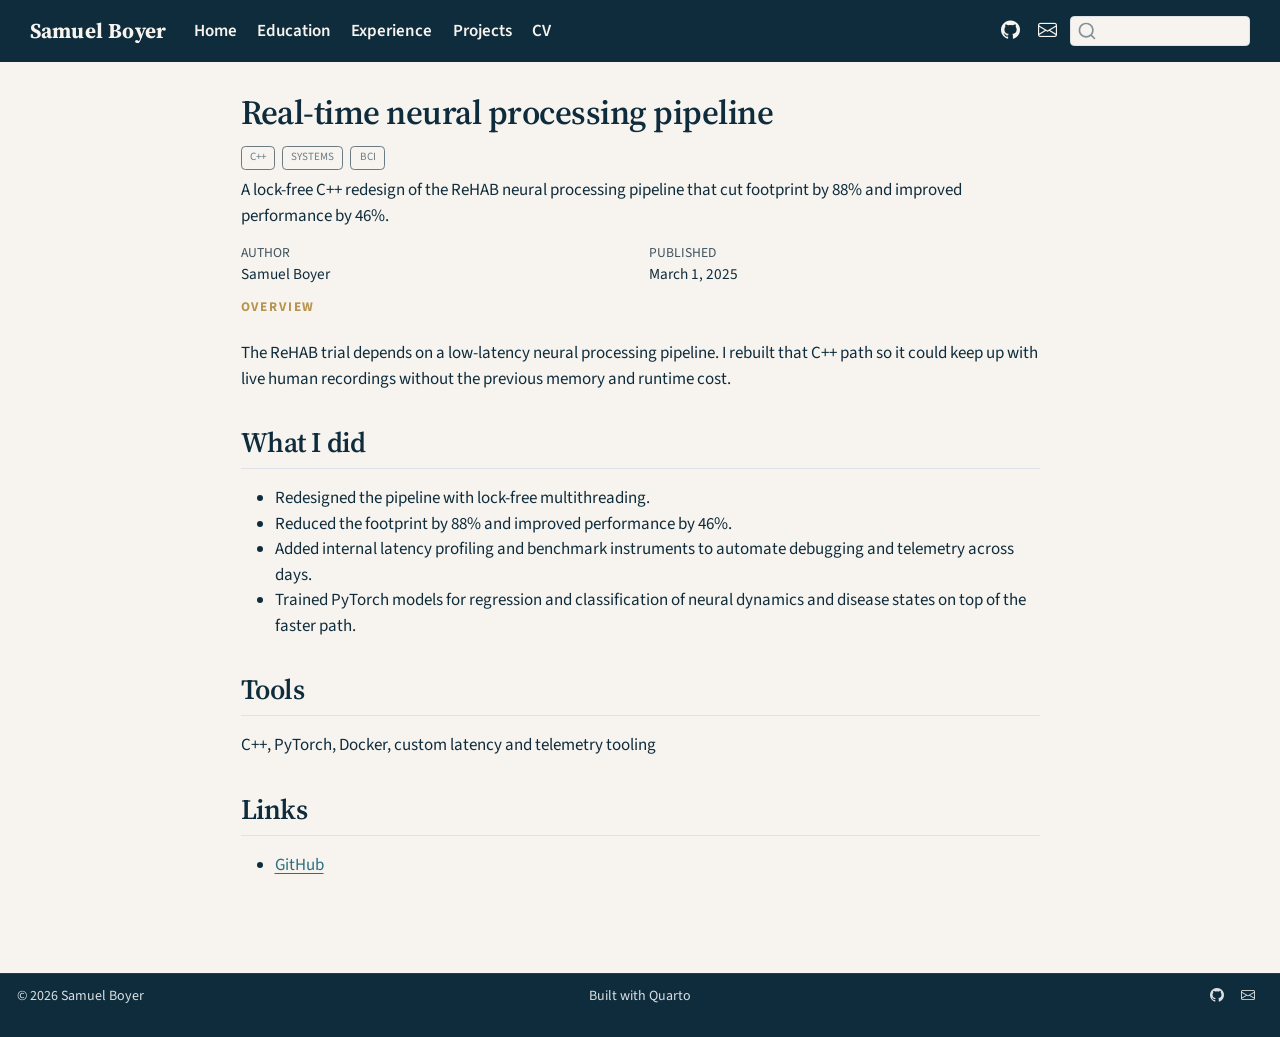
<file: docs/projects/items/project-two.html>
<!DOCTYPE html>
<html xmlns="http://www.w3.org/1999/xhtml" lang="en" xml:lang="en"><head>

<meta charset="utf-8">
<meta name="generator" content="quarto-1.10.18">

<meta name="viewport" content="width=device-width, initial-scale=1.0, user-scalable=yes">

<meta name="author" content="Samuel Boyer">
<meta name="dcterms.date" content="2025-03-01">
<meta name="description" content="A lock-free C++ redesign of the ReHAB neural processing pipeline that cut footprint by 88% and improved performance by 46%.">

<title>Real-time neural processing pipeline – Samuel Boyer</title>
<style>
/* Default styles provided by pandoc.
** See https://pandoc.org/MANUAL.html#variables-for-html for config info.
*/
span.smallcaps{font-variant: small-caps;}
div.columns{display: flex; gap: 1.5em;}
div.column{flex: auto;}
@media screen {
div.columns{gap: min(4vw, 1.5em);}
div.column{overflow-x: auto;}
}
div.hanging-indent{margin-left: 1.5em; text-indent: -1.5em;}
ul.task-list{list-style: none;}
ul.task-list li input[type="checkbox"] {
  width: 0.8em;
  margin: 0 0.8em 0.2em -1em; /* quarto-specific, see https://github.com/quarto-dev/quarto-cli/issues/4556 */ 
  vertical-align: middle;
}
</style>


<script src="../../site_libs/quarto-nav/quarto-nav.js"></script>
<script src="../../site_libs/clipboard/clipboard.min.js"></script>
<script src="../../site_libs/quarto-search/autocomplete.umd.js"></script>
<script src="../../site_libs/quarto-search/fuse.min.js"></script>
<script src="../../site_libs/quarto-search/quarto-search.js"></script>
<meta name="quarto:offset" content="../../">
<link href="../../assets/favicon.png" rel="icon" type="image/png">
<script src="../../site_libs/quarto-html/quarto.js" type="module"></script>
<script src="../../site_libs/quarto-html/tabsets/tabsets.js" type="module"></script>
<script src="../../site_libs/quarto-html/popper.min.js"></script>
<script src="../../site_libs/quarto-html/tippy.umd.min.js"></script>
<script src="../../site_libs/quarto-html/anchor.min.js"></script>
<link href="../../site_libs/quarto-html/tippy.css" rel="stylesheet">
<link href="../../site_libs/quarto-html/quarto-syntax-highlighting-64a204ab8560d761af7679ceaba22944.css" rel="stylesheet" id="quarto-text-highlighting-styles">
<script src="../../site_libs/bootstrap/bootstrap.min.js"></script>
<link href="../../site_libs/bootstrap/bootstrap-icons.css" rel="stylesheet">
<link href="../../site_libs/bootstrap/bootstrap-e770499ae281923d0e1f751b6629d82a.min.css" rel="stylesheet" append-hash="true" id="quarto-bootstrap" data-mode="light">
<script id="quarto-search-options" type="application/json">{
  "location": "navbar",
  "copy-button": false,
  "collapse-after": 3,
  "panel-placement": "end",
  "type": "textbox",
  "limit": 50,
  "keyboard-shortcut": [
    "f",
    "/",
    "s"
  ],
  "language": {
    "search-no-results-text": "No results",
    "search-matching-documents-text": "matching documents",
    "search-copy-link-title": "Copy link to search",
    "search-hide-matches-text": "Hide additional matches",
    "search-more-match-text": "more match in this document",
    "search-more-matches-text": "more matches in this document",
    "search-clear-button-title": "Clear",
    "search-text-placeholder": "",
    "search-detached-cancel-button-title": "Cancel",
    "search-submit-button-title": "Submit",
    "search-label": "Search"
  }
}</script>
<style>html{ scroll-behavior: smooth; }</style>
<link rel="preconnect" href="https://fonts.googleapis.com">
<link rel="preconnect" href="https://fonts.gstatic.com" crossorigin="">
<link href="https://fonts.googleapis.com/css2?family=Source+Sans+3:ital,wght@0,400;0,600;0,700;1,400&amp;family=Source+Serif+4:opsz,wght@8..60,600;8..60,700&amp;display=swap" rel="stylesheet">
<style>.btn.btn-cv,.btn-cv{color:#f7f4ef!important}</style>


<link rel="stylesheet" href="../../extra.css">
</head>

<body class="nav-fixed fullcontent quarto-light">

<div id="quarto-search-results"></div>
  <header id="quarto-header" class="headroom fixed-top">
    <nav class="navbar navbar-expand-lg " data-bs-theme="dark">
      <div class="navbar-container container-fluid">
      <div class="navbar-brand-container mx-auto">
    <a class="navbar-brand" href="../../index.html">
    <span class="navbar-title">Samuel Boyer</span>
    </a>
  </div>
            <div id="quarto-search" class="" title="Search"></div>
          <button class="navbar-toggler" type="button" data-bs-toggle="collapse" data-bs-target="#navbarCollapse" aria-controls="navbarCollapse" role="menu" aria-expanded="false" aria-label="Toggle navigation" onclick="if (window.quartoToggleHeadroom) { window.quartoToggleHeadroom(); }">
  <span class="navbar-toggler-icon"></span>
</button>
          <div class="collapse navbar-collapse" id="navbarCollapse">
            <ul class="navbar-nav navbar-nav-scroll me-auto">
  <li class="nav-item">
    <a class="nav-link" href="../../index.html"> 
<span class="menu-text">Home</span></a>
  </li>  
  <li class="nav-item">
    <a class="nav-link" href="../../education.html"> 
<span class="menu-text">Education</span></a>
  </li>  
  <li class="nav-item">
    <a class="nav-link" href="../../experience.html"> 
<span class="menu-text">Experience</span></a>
  </li>  
  <li class="nav-item">
    <a class="nav-link" href="../../projects/index.html"> 
<span class="menu-text">Projects</span></a>
  </li>  
  <li class="nav-item">
    <a class="nav-link" href="../../cv.html"> 
<span class="menu-text">CV</span></a>
  </li>  
</ul>
            <ul class="navbar-nav navbar-nav-scroll ms-auto">
  <li class="nav-item compact">
    <a class="nav-link" href="https://github.com/SamJBoyer"> <i class="bi bi-github" role="img" aria-label="GitHub">
</i> 
<span class="menu-text"></span></a>
  </li>  
  <li class="nav-item compact">
    <a class="nav-link" href="mailto:sam.james.boyer@gmail.com"> <i class="bi bi-envelope" role="img" aria-label="Email">
</i> 
<span class="menu-text"></span></a>
  </li>  
</ul>
          </div> <!-- /navcollapse -->
            <div class="quarto-navbar-tools">
</div>
      </div> <!-- /container-fluid -->
    </nav>
</header>
<!-- content -->
<div id="quarto-content" class="quarto-container page-columns page-rows-contents page-layout-article page-navbar">
<!-- sidebar -->
<!-- margin-sidebar -->
    
<!-- main -->
<main class="content" id="quarto-document-content">

<header id="title-block-header" class="quarto-title-block default">
<div class="quarto-title">
<h1 class="title">Real-time neural processing pipeline</h1>
  <div class="quarto-categories">
    <div class="quarto-category">C++</div>
    <div class="quarto-category">systems</div>
    <div class="quarto-category">BCI</div>
  </div>
  </div>

<div>
  <div class="description">
    A lock-free C++ redesign of the ReHAB neural processing pipeline that cut footprint by 88% and improved performance by 46%.
  </div>
</div>


<div class="quarto-title-meta">

    <div>
    <div class="quarto-title-meta-heading">Author</div>
    <div class="quarto-title-meta-contents">
             <p>Samuel Boyer </p>
          </div>
  </div>
    
    <div>
    <div class="quarto-title-meta-heading">Published</div>
    <div class="quarto-title-meta-contents">
      <p class="date">March 1, 2025</p>
    </div>
  </div>
  
    
  </div>
  


</header>


<p><span class="section-kicker">Overview</span></p>
<p>The ReHAB trial depends on a low-latency neural processing pipeline. I rebuilt that C++ path so it could keep up with live human recordings without the previous memory and runtime cost.</p>
<section id="what-i-did" class="level2">
<h2 class="anchored" data-anchor-id="what-i-did">What I did</h2>
<ul>
<li>Redesigned the pipeline with lock-free multithreading.</li>
<li>Reduced the footprint by 88% and improved performance by 46%.</li>
<li>Added internal latency profiling and benchmark instruments to automate debugging and telemetry across days.</li>
<li>Trained PyTorch models for regression and classification of neural dynamics and disease states on top of the faster path.</li>
</ul>
</section>
<section id="tools" class="level2">
<h2 class="anchored" data-anchor-id="tools">Tools</h2>
<p>C++, PyTorch, Docker, custom latency and telemetry tooling</p>
</section>
<section id="links" class="level2">
<h2 class="anchored" data-anchor-id="links">Links</h2>
<ul>
<li><a href="https://github.com/SamJBoyer">GitHub</a></li>
</ul>


</section>

</main> <!-- /main -->
<script id="quarto-html-after-body" type="application/javascript">
  window.document.addEventListener("DOMContentLoaded", function (event) {
    const icon = "";
    const anchorJS = new window.AnchorJS();
    anchorJS.options = {
      placement: 'right',
      icon: icon
    };
    anchorJS.add('.anchored');
    const isCodeAnnotation = (el) => {
      for (const clz of el.classList) {
        if (clz.startsWith('code-annotation-')) {                     
          return true;
        }
      }
      return false;
    }
    const onCopySuccess = function(e) {
      // button target
      const button = e.trigger;
      // don't keep focus
      button.blur();
      // flash "checked"
      button.classList.add('code-copy-button-checked');
      var currentTitle = button.getAttribute("title");
      button.setAttribute("title", "Copied!");
      let tooltip;
      if (window.bootstrap) {
        button.setAttribute("data-bs-toggle", "tooltip");
        button.setAttribute("data-bs-placement", "left");
        button.setAttribute("data-bs-title", "Copied!");
        tooltip = new bootstrap.Tooltip(button, 
          { trigger: "manual", 
            customClass: "code-copy-button-tooltip",
            offset: [0, -8]});
        tooltip.show();    
      }
      setTimeout(function() {
        if (tooltip) {
          tooltip.hide();
          button.removeAttribute("data-bs-title");
          button.removeAttribute("data-bs-toggle");
          button.removeAttribute("data-bs-placement");
        }
        button.setAttribute("title", currentTitle);
        button.classList.remove('code-copy-button-checked');
      }, 1000);
      // clear code selection
      e.clearSelection();
    }
    const getTextToCopy = function(trigger) {
      const outerScaffold = trigger.parentElement.cloneNode(true);
      const codeEl = outerScaffold.querySelector('code');
      for (const childEl of codeEl.children) {
        if (isCodeAnnotation(childEl)) {
          childEl.remove();
        }
      }
      return codeEl.innerText;
    }
    const clipboard = new window.ClipboardJS('.code-copy-button:not([data-in-quarto-modal])', {
      text: getTextToCopy
    });
    clipboard.on('success', onCopySuccess);
    if (window.document.getElementById('quarto-embedded-source-code-modal')) {
      const clipboardModal = new window.ClipboardJS('.code-copy-button[data-in-quarto-modal]', {
        text: getTextToCopy,
        container: window.document.getElementById('quarto-embedded-source-code-modal')
      });
      clipboardModal.on('success', onCopySuccess);
    }
      var localhostRegex = new RegExp(/^(?:http|https):\/\/localhost\:?[0-9]*\//);
      var mailtoRegex = new RegExp(/^mailto:/);
        var filterRegex = new RegExp("https:\/\/samjboyer\.github\.io\/MyWebsite");
      var isInternal = (href) => {
          return filterRegex.test(href) || localhostRegex.test(href) || mailtoRegex.test(href);
      }
      // Inspect non-navigation links and adorn them if external
     var links = window.document.querySelectorAll('a[href]:not(.nav-link):not(.navbar-brand):not(.toc-action):not(.sidebar-link):not(.sidebar-item-toggle):not(.pagination-link):not(.no-external):not([aria-hidden]):not(.dropdown-item):not(.quarto-navigation-tool):not(.about-link)');
      for (var i=0; i<links.length; i++) {
        const link = links[i];
        if (!isInternal(link.href)) {
          // undo the damage that might have been done by quarto-nav.js in the case of
          // links that we want to consider external
          if (link.dataset.originalHref !== undefined) {
            link.href = link.dataset.originalHref;
          }
        }
      }
    function tippyHover(el, contentFn, onTriggerFn, onUntriggerFn) {
      const config = {
        allowHTML: true,
        maxWidth: 500,
        delay: 100,
        arrow: false,
        appendTo: function(el) {
            return el.parentElement;
        },
        interactive: true,
        interactiveBorder: 10,
        theme: 'quarto',
        placement: 'bottom-start',
      };
      if (contentFn) {
        config.content = contentFn;
      }
      if (onTriggerFn) {
        config.onTrigger = onTriggerFn;
      }
      if (onUntriggerFn) {
        config.onUntrigger = onUntriggerFn;
      }
      window.tippy(el, config); 
    }
    const noterefs = window.document.querySelectorAll('a[role="doc-noteref"]');
    for (var i=0; i<noterefs.length; i++) {
      const ref = noterefs[i];
      tippyHover(ref, function() {
        // use id or data attribute instead here
        let href = ref.getAttribute('data-footnote-href') || ref.getAttribute('href');
        try { href = new URL(href).hash; } catch {}
        const id = href.replace(/^#\/?/, "");
        const note = window.document.getElementById(id);
        if (note) {
          return note.innerHTML;
        } else {
          return "";
        }
      });
    }
    const xrefs = window.document.querySelectorAll('a.quarto-xref');
    const processXRef = (id, note) => {
      // Strip column container classes
      const stripColumnClz = (el) => {
        el.classList.remove("page-full", "page-columns");
        if (el.children) {
          for (const child of el.children) {
            stripColumnClz(child);
          }
        }
      }
      stripColumnClz(note)
      if (id === null || id.startsWith('sec-')) {
        // Special case sections, only their first couple elements
        const container = document.createElement("div");
        if (note.children && note.children.length > 2) {
          container.appendChild(note.children[0].cloneNode(true));
          for (let i = 1; i < note.children.length; i++) {
            const child = note.children[i];
            if (child.tagName === "P" && child.innerText === "") {
              continue;
            } else {
              container.appendChild(child.cloneNode(true));
              break;
            }
          }
          if (window.Quarto?.typesetMath) {
            window.Quarto.typesetMath(container);
          }
          return container.innerHTML
        } else {
          if (window.Quarto?.typesetMath) {
            window.Quarto.typesetMath(note);
          }
          return note.innerHTML;
        }
      } else {
        // Remove any anchor links if they are present
        const anchorLink = note.querySelector('a.anchorjs-link');
        if (anchorLink) {
          anchorLink.remove();
        }
        if (window.Quarto?.typesetMath) {
          window.Quarto.typesetMath(note);
        }
        if (note.classList.contains("callout")) {
          return note.outerHTML;
        } else {
          return note.innerHTML;
        }
      }
    }
    for (var i=0; i<xrefs.length; i++) {
      const xref = xrefs[i];
      tippyHover(xref, undefined, function(instance) {
        instance.disable();
        let url = xref.getAttribute('href');
        let hash = undefined; 
        if (url.startsWith('#')) {
          hash = url;
        } else {
          try { hash = new URL(url).hash; } catch {}
        }
        if (hash) {
          const id = hash.replace(/^#\/?/, "");
          const note = window.document.getElementById(id);
          if (note !== null) {
            try {
              const html = processXRef(id, note.cloneNode(true));
              instance.setContent(html);
            } finally {
              instance.enable();
              instance.show();
            }
          } else {
            // See if we can fetch this
            fetch(url.split('#')[0])
            .then(res => res.text())
            .then(html => {
              const parser = new DOMParser();
              const htmlDoc = parser.parseFromString(html, "text/html");
              const note = htmlDoc.getElementById(id);
              if (note !== null) {
                const html = processXRef(id, note);
                instance.setContent(html);
              } 
            }).finally(() => {
              instance.enable();
              instance.show();
            });
          }
        } else {
          // See if we can fetch a full url (with no hash to target)
          // This is a special case and we should probably do some content thinning / targeting
          fetch(url)
          .then(res => res.text())
          .then(html => {
            const parser = new DOMParser();
            const htmlDoc = parser.parseFromString(html, "text/html");
            const note = htmlDoc.querySelector('main.content');
            if (note !== null) {
              // This should only happen for chapter cross references
              // (since there is no id in the URL)
              // remove the first header
              if (note.children.length > 0 && note.children[0].tagName === "HEADER") {
                note.children[0].remove();
              }
              const html = processXRef(null, note);
              instance.setContent(html);
            } 
          }).finally(() => {
            instance.enable();
            instance.show();
          });
        }
      }, function(instance) {
      });
    }
        let selectedAnnoteEl;
        const selectorForAnnotation = ( cell, annotation) => {
          let cellAttr = 'data-code-cell="' + cell + '"';
          let lineAttr = 'data-code-annotation="' +  annotation + '"';
          const selector = 'span[' + cellAttr + '][' + lineAttr + ']';
          return selector;
        }
        const selectCodeLines = (annoteEl) => {
          const doc = window.document;
          const targetCell = annoteEl.getAttribute("data-target-cell");
          const targetAnnotation = annoteEl.getAttribute("data-target-annotation");
          const annoteSpan = window.document.querySelector(selectorForAnnotation(targetCell, targetAnnotation));
          const lines = annoteSpan.getAttribute("data-code-lines").split(",");
          const lineIds = lines.map((line) => {
            return targetCell + "-" + line;
          })
          let top = null;
          let height = null;
          let parent = null;
          if (lineIds.length > 0) {
              //compute the position of the single el (top and bottom and make a div)
              const el = window.document.getElementById(lineIds[0]);
              top = el.offsetTop;
              height = el.offsetHeight;
              parent = el.parentElement.parentElement;
            if (lineIds.length > 1) {
              const lastEl = window.document.getElementById(lineIds[lineIds.length - 1]);
              const bottom = lastEl.offsetTop + lastEl.offsetHeight;
              height = bottom - top;
            }
            if (top !== null && height !== null && parent !== null) {
              // cook up a div (if necessary) and position it 
              let div = window.document.getElementById("code-annotation-line-highlight");
              if (div === null) {
                div = window.document.createElement("div");
                div.setAttribute("id", "code-annotation-line-highlight");
                div.style.position = 'absolute';
                parent.appendChild(div);
              }
              div.style.top = top - 2 + "px";
              div.style.height = height + 4 + "px";
              div.style.left = 0;
              let gutterDiv = window.document.getElementById("code-annotation-line-highlight-gutter");
              if (gutterDiv === null) {
                gutterDiv = window.document.createElement("div");
                gutterDiv.setAttribute("id", "code-annotation-line-highlight-gutter");
                gutterDiv.style.position = 'absolute';
                const codeCell = window.document.getElementById(targetCell);
                const gutter = codeCell.querySelector('.code-annotation-gutter');
                gutter.appendChild(gutterDiv);
              }
              gutterDiv.style.top = top - 2 + "px";
              gutterDiv.style.height = height + 4 + "px";
            }
            selectedAnnoteEl = annoteEl;
          }
        };
        const unselectCodeLines = () => {
          const elementsIds = ["code-annotation-line-highlight", "code-annotation-line-highlight-gutter"];
          elementsIds.forEach((elId) => {
            const div = window.document.getElementById(elId);
            if (div) {
              div.remove();
            }
          });
          selectedAnnoteEl = undefined;
        };
          // Handle positioning of the toggle
      window.addEventListener(
        "resize",
        throttle(() => {
          elRect = undefined;
          if (selectedAnnoteEl) {
            selectCodeLines(selectedAnnoteEl);
          }
        }, 10)
      );
      function throttle(fn, ms) {
      let throttle = false;
      let timer;
        return (...args) => {
          if(!throttle) { // first call gets through
              fn.apply(this, args);
              throttle = true;
          } else { // all the others get throttled
              if(timer) clearTimeout(timer); // cancel #2
              timer = setTimeout(() => {
                fn.apply(this, args);
                timer = throttle = false;
              }, ms);
          }
        };
      }
        // Attach click handler to the DT
        const annoteDls = window.document.querySelectorAll('dt[data-target-cell]');
        for (const annoteDlNode of annoteDls) {
          annoteDlNode.addEventListener('click', (event) => {
            const clickedEl = event.target;
            if (clickedEl !== selectedAnnoteEl) {
              unselectCodeLines();
              const activeEl = window.document.querySelector('dt[data-target-cell].code-annotation-active');
              if (activeEl) {
                activeEl.classList.remove('code-annotation-active');
              }
              selectCodeLines(clickedEl);
              clickedEl.classList.add('code-annotation-active');
            } else {
              // Unselect the line
              unselectCodeLines();
              clickedEl.classList.remove('code-annotation-active');
            }
          });
        }
    const findCites = (el) => {
      const parentEl = el.parentElement;
      if (parentEl) {
        const cites = parentEl.dataset.cites;
        if (cites) {
          return {
            el,
            cites: cites.split(' ')
          };
        } else {
          return findCites(el.parentElement)
        }
      } else {
        return undefined;
      }
    };
    var bibliorefs = window.document.querySelectorAll('a[role="doc-biblioref"]');
    for (var i=0; i<bibliorefs.length; i++) {
      const ref = bibliorefs[i];
      const citeInfo = findCites(ref);
      if (citeInfo) {
        tippyHover(citeInfo.el, function() {
          var popup = window.document.createElement('div');
          citeInfo.cites.forEach(function(cite) {
            var citeDiv = window.document.createElement('div');
            citeDiv.classList.add('hanging-indent');
            citeDiv.classList.add('csl-entry');
            var biblioDiv = window.document.getElementById('ref-' + cite);
            if (biblioDiv) {
              citeDiv.innerHTML = biblioDiv.innerHTML;
            }
            popup.appendChild(citeDiv);
          });
          return popup.innerHTML;
        });
      }
    }
  });
  </script>
</div> <!-- /content -->
<footer class="footer">
  <div class="nav-footer">
    <div class="nav-footer-left">
<p>© 2026 Samuel Boyer</p>
</div>   
    <div class="nav-footer-center">
<p>Built with Quarto</p>
</div>
    <div class="nav-footer-right">
      <ul class="footer-items list-unstyled">
    <li class="nav-item compact">
    <a class="nav-link" href="https://github.com/SamJBoyer">
      <i class="bi bi-github" role="img" aria-label="GitHub">
</i> 
    </a>
  </li>  
    <li class="nav-item compact">
    <a class="nav-link" href="mailto:sam.james.boyer@gmail.com">
      <i class="bi bi-envelope" role="img" aria-label="Email">
</i> 
    </a>
  </li>  
</ul>
    </div>
  </div>
</footer>




<script src="../../site_libs/quarto-html/zenscroll-min.js"></script>
</body></html>
</file>
<file: docs/site_libs/quarto-html/tippy.css>
.tippy-box[data-animation=fade][data-state=hidden]{opacity:0}[data-tippy-root]{max-width:calc(100vw - 10px)}.tippy-box{position:relative;background-color:#333;color:#fff;border-radius:4px;font-size:14px;line-height:1.4;white-space:normal;outline:0;transition-property:transform,visibility,opacity}.tippy-box[data-placement^=top]>.tippy-arrow{bottom:0}.tippy-box[data-placement^=top]>.tippy-arrow:before{bottom:-7px;left:0;border-width:8px 8px 0;border-top-color:initial;transform-origin:center top}.tippy-box[data-placement^=bottom]>.tippy-arrow{top:0}.tippy-box[data-placement^=bottom]>.tippy-arrow:before{top:-7px;left:0;border-width:0 8px 8px;border-bottom-color:initial;transform-origin:center bottom}.tippy-box[data-placement^=left]>.tippy-arrow{right:0}.tippy-box[data-placement^=left]>.tippy-arrow:before{border-width:8px 0 8px 8px;border-left-color:initial;right:-7px;transform-origin:center left}.tippy-box[data-placement^=right]>.tippy-arrow{left:0}.tippy-box[data-placement^=right]>.tippy-arrow:before{left:-7px;border-width:8px 8px 8px 0;border-right-color:initial;transform-origin:center right}.tippy-box[data-inertia][data-state=visible]{transition-timing-function:cubic-bezier(.54,1.5,.38,1.11)}.tippy-arrow{width:16px;height:16px;color:#333}.tippy-arrow:before{content:"";position:absolute;border-color:transparent;border-style:solid}.tippy-content{position:relative;padding:5px 9px;z-index:1}
</file>
<file: docs/site_libs/quarto-html/quarto-syntax-highlighting-64a204ab8560d761af7679ceaba22944.css>
/* quarto syntax highlight colors */
:root {
  --quarto-hl-ot-color: #003B4F;
  --quarto-hl-at-color: #657422;
  --quarto-hl-ss-color: #20794D;
  --quarto-hl-an-color: #5E5E5E;
  --quarto-hl-fu-color: #4758AB;
  --quarto-hl-st-color: #20794D;
  --quarto-hl-cf-color: #003B4F;
  --quarto-hl-op-color: #5E5E5E;
  --quarto-hl-er-color: #AD0000;
  --quarto-hl-bn-color: #AD0000;
  --quarto-hl-al-color: #AD0000;
  --quarto-hl-va-color: #111111;
  --quarto-hl-bu-color: inherit;
  --quarto-hl-ex-color: inherit;
  --quarto-hl-pp-color: #AD0000;
  --quarto-hl-in-color: #5E5E5E;
  --quarto-hl-vs-color: #20794D;
  --quarto-hl-wa-color: #5E5E5E;
  --quarto-hl-do-color: #5E5E5E;
  --quarto-hl-im-color: #00769E;
  --quarto-hl-ch-color: #20794D;
  --quarto-hl-dt-color: #AD0000;
  --quarto-hl-fl-color: #AD0000;
  --quarto-hl-co-color: #5E5E5E;
  --quarto-hl-cv-color: #5E5E5E;
  --quarto-hl-cn-color: #8f5902;
  --quarto-hl-sc-color: #5E5E5E;
  --quarto-hl-dv-color: #AD0000;
  --quarto-hl-kw-color: #003B4F;
}

/* other quarto variables */
:root {
  --quarto-font-monospace: SFMono-Regular, Menlo, Monaco, Consolas, "Liberation Mono", "Courier New", monospace;
}

/* syntax highlight based on Pandoc's rules */
pre > code.sourceCode > span {
  color: #003B4F;
}

code.sourceCode > span {
  color: #003B4F;
}

div.sourceCode,
div.sourceCode pre.sourceCode {
  color: #003B4F;
}

/* Normal */
code span {
  color: #003B4F;
}

/* Alert */
code span.al {
  color: #AD0000;
  font-style: inherit;
}

/* Annotation */
code span.an {
  color: #5E5E5E;
  font-style: inherit;
}

/* Attribute */
code span.at {
  color: #657422;
  font-style: inherit;
}

/* BaseN */
code span.bn {
  color: #AD0000;
  font-style: inherit;
}

/* BuiltIn */
code span.bu {
  font-style: inherit;
}

/* ControlFlow */
code span.cf {
  color: #003B4F;
  font-weight: bold;
  font-style: inherit;
}

/* Char */
code span.ch {
  color: #20794D;
  font-style: inherit;
}

/* Constant */
code span.cn {
  color: #8f5902;
  font-style: inherit;
}

/* Comment */
code span.co {
  color: #5E5E5E;
  font-style: inherit;
}

/* CommentVar */
code span.cv {
  color: #5E5E5E;
  font-style: italic;
}

/* Documentation */
code span.do {
  color: #5E5E5E;
  font-style: italic;
}

/* DataType */
code span.dt {
  color: #AD0000;
  font-style: inherit;
}

/* DecVal */
code span.dv {
  color: #AD0000;
  font-style: inherit;
}

/* Error */
code span.er {
  color: #AD0000;
  font-style: inherit;
}

/* Extension */
code span.ex {
  font-style: inherit;
}

/* Float */
code span.fl {
  color: #AD0000;
  font-style: inherit;
}

/* Function */
code span.fu {
  color: #4758AB;
  font-style: inherit;
}

/* Import */
code span.im {
  color: #00769E;
  font-style: inherit;
}

/* Information */
code span.in {
  color: #5E5E5E;
  font-style: inherit;
}

/* Keyword */
code span.kw {
  color: #003B4F;
  font-weight: bold;
  font-style: inherit;
}

/* Operator */
code span.op {
  color: #5E5E5E;
  font-style: inherit;
}

/* Other */
code span.ot {
  color: #003B4F;
  font-style: inherit;
}

/* Preprocessor */
code span.pp {
  color: #AD0000;
  font-style: inherit;
}

/* SpecialChar */
code span.sc {
  color: #5E5E5E;
  font-style: inherit;
}

/* SpecialString */
code span.ss {
  color: #20794D;
  font-style: inherit;
}

/* String */
code span.st {
  color: #20794D;
  font-style: inherit;
}

/* Variable */
code span.va {
  color: #111111;
  font-style: inherit;
}

/* VerbatimString */
code span.vs {
  color: #20794D;
  font-style: inherit;
}

/* Warning */
code span.wa {
  color: #5E5E5E;
  font-style: italic;
}

.prevent-inlining {
  content: "</";
}

/*# sourceMappingURL=9d8d5bb603a83b8298b89080a598c93b.css.map */
</file>
<file: docs/extra.css>
.welcome-lead p {
  margin-bottom: 0.85rem;
}

.quarto-about-jolla {
  flex-direction: column;
  align-items: center;
  text-align: center;
}

.quarto-about-jolla .about-image {
  margin-left: auto;
  margin-right: auto;
}

.btn-cv,
.btn-primary {
  display: inline-block !important;
  background: #0f2c3c !important;
  border-color: #0f2c3c !important;
  color: #f7f4ef !important;
  border-radius: 999px !important;
  padding: 0.55rem 1.15rem !important;
  font-weight: 700 !important;
}

.btn-cv:hover,
.btn-primary:hover {
  background: #2a6f7f !important;
  border-color: #2a6f7f !important;
  color: #fff !important;
}
</file>
